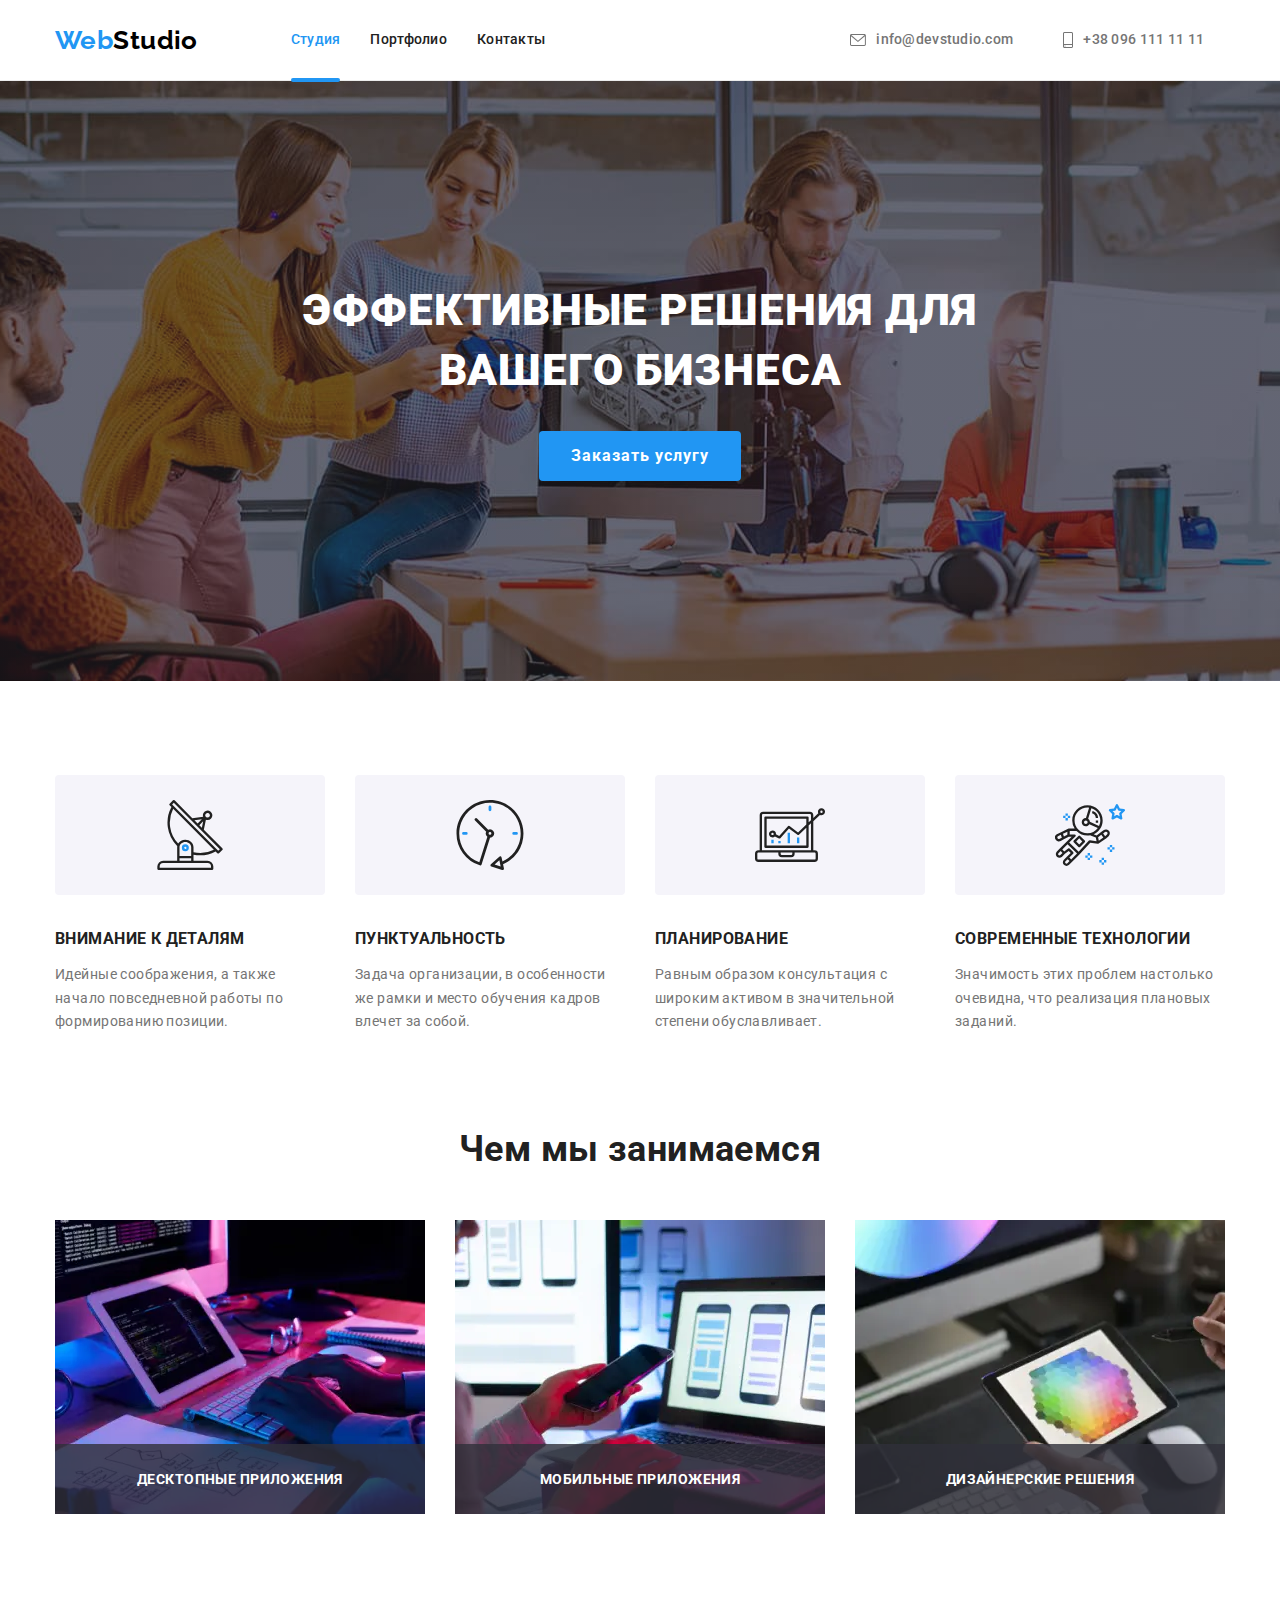
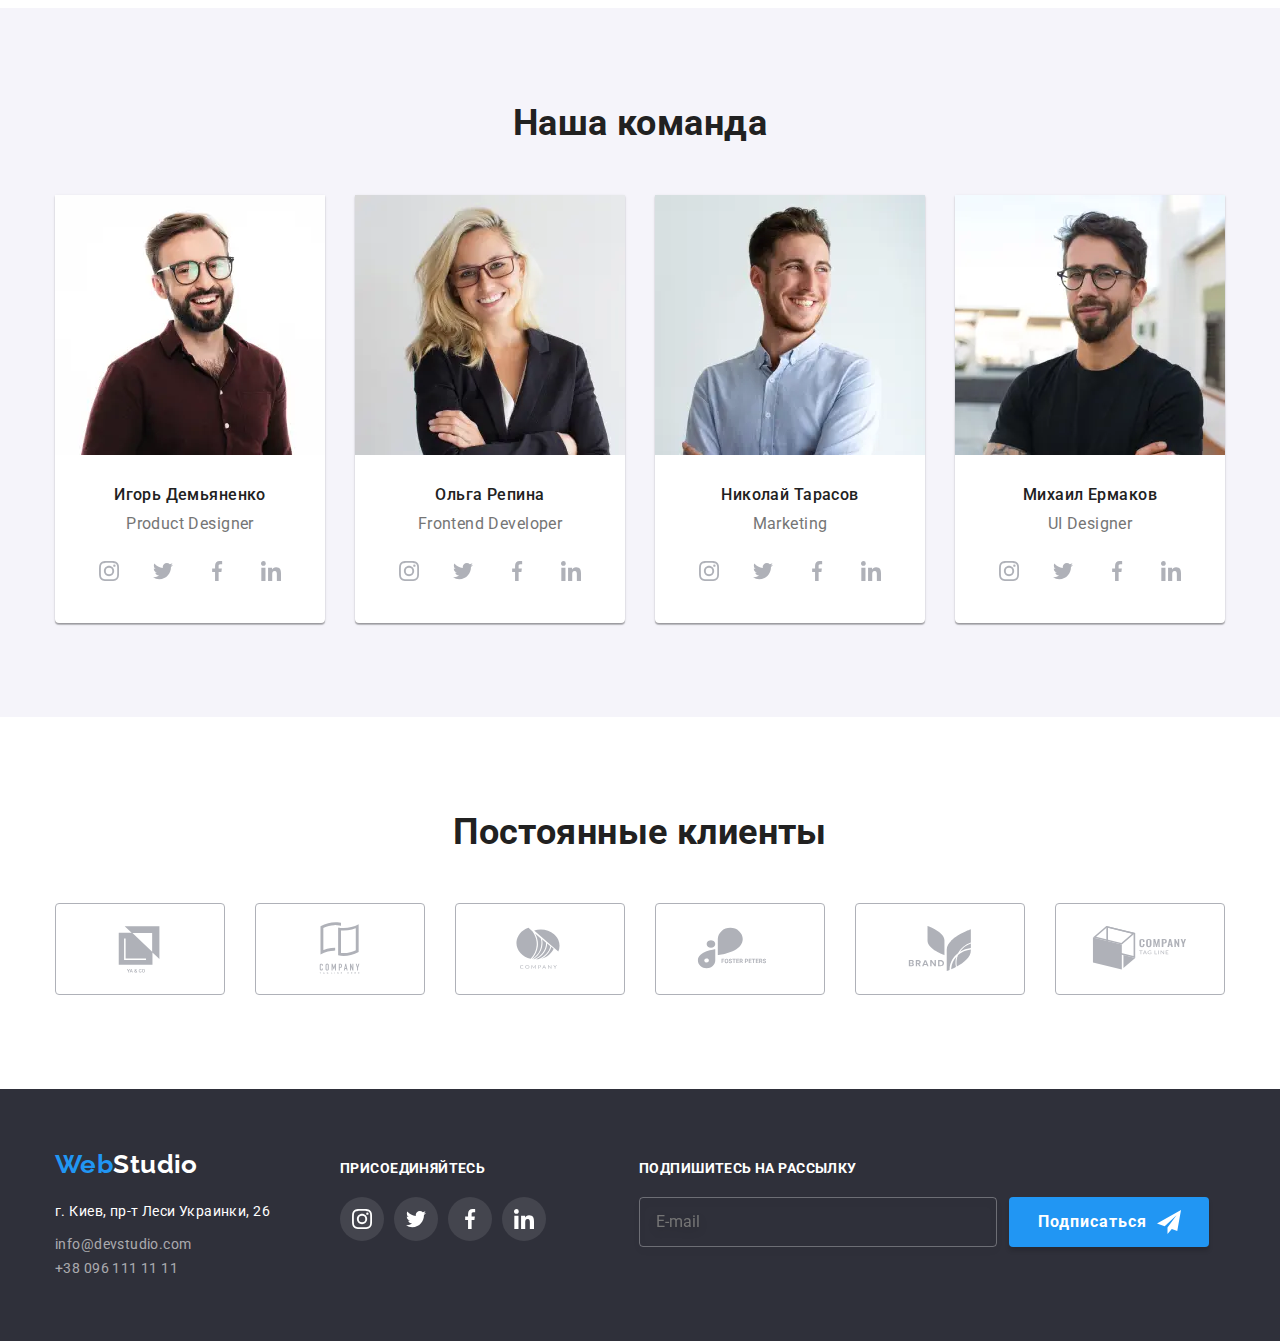
<file: index.html>
<!DOCTYPE html>
<html lang="ru">
  <head>
    <meta charset="UTF-8" />
    <meta http-equiv="X-UA-Compatible" content="IE=edge" />
    <meta name="viewport" content="width=device-width, initial-scale=1.0" />
    <meta
      name="description"
      content="Development of mobile, desktop applications and design."
    />
    <title>Студия</title>
    <link rel="preconnect" href="https://fonts.googleapis.com" />
    <link rel="preconnect" href="https://fonts.gstatic.com" crossorigin />
    <link rel="shurtcut icon" href="./images/ws.svg" />
    <link
      href="https://fonts.googleapis.com/css2?family=Raleway:wght@700&family=Roboto:wght@400;500;700;900&display=swap"
      rel="stylesheet"
    />
    <link rel="stylesheet" href="./css/main.min.css" />
  </head>
  <body>
    <header>
      <div class="container header">
        <nav class="navigation">
          <a class="link logo navigation__logo" href="./"
            >Web<span class="navigation__title navigation__title--color"
              >Studio</span
            ></a
          >
          <button
            class="navigation__btn js-open-menu"
            type="button"
            aria-label="Кнопка мобильного меню"
            aria-controls="mobile-menu"
          >
            <svg width="40" height="40">
              <use
                class="navigation__icon-menu"
                href="./images/icons.svg#m-menu"
              ></use>
            </svg>
          </button>
          <div class="mobile-menu js-menu-container" id="mobile-menu">
            <button
              class="navigation__btn js-close-menu"
              type="button"
              aria-label="Кнопка закрытия мобильного меню"
              aria-controls="mobile-menu"
            >
              <svg width="40" height="40">
                <use
                  class="navigation__icon-close"
                  href="./images/icons.svg#m-close"
                ></use>
              </svg>
            </button>
            <ul class="list navigation__pages">
              <li>
                <a
                  class="link navigation__page navigation__page--active"
                  href="./"
                  >Студия</a
                >
              </li>
              <li>
                <a class="link navigation__page" href="./portfolio.html"
                  >Портфолио</a
                >
              </li>
              <li><a class="link navigation__page" href="">Контакты</a></li>
            </ul>

            <ul class="list contacts">
              <li>
                <a class="link contacts__link" href="mailto:info@devstudio.com">
                  <svg class="contacts__ico-envelope" width="16" height="12">
                    <use href="./images/icons.svg#envelope"></use>
                  </svg>
                  info@devstudio.com</a
                >
              </li>
              <li>
                <a
                  class="link contacts__link contacts__link--format"
                  href="tel:+380961111111"
                  ><svg class="contacts__ico-smartphone" width="10" height="16">
                    <use href="./images/icons.svg#smartphone"></use></svg
                  >+38 096 111 11 11</a
                >
              </li>
            </ul>
            <ul class="list social-menu">
              <li>
                <a class="link social-menu__link" href=""></a>Instagram<span
                  class="social-menu__divide"
                >
                  |
                </span>
              </li>
              <li>
                <a class="link social-menu__link" href=""></a>Twitter<span
                  class="social-menu__divide"
                >
                  |
                </span>
              </li>
              <li>
                <a class="link social-menu__link" href=""></a>Facebook<span
                  class="social-menu__divide"
                  >|</span
                >
              </li>
              <li><a class="link social-menu__link" href=""></a>LinkedIn</li>
            </ul>
          </div>
        </nav>
      </div>
    </header>
    <main>
      <!-- Герой -->
      <section class="hero">
        <div class="container">
          <h1 class="hero__title">Эффективные решения для вашего бизнеса</h1>
          <button class="btn hero__btn" type="button" data-modal-open>
            Заказать услугу
          </button>
        </div>
      </section>
      <!-- Особенности -->
      <section class="container section">
        <h2 class="section__title visually-hidden">Особенности</h2>
        <ul class="list specialty">
          <li class="specialty__item">
            <div class="specialty__thumb">
              <svg class="specialty__icon" width="70" height="70">
                <use href="./images/icons.svg#antenna"></use>
              </svg>
            </div>
            <h3 class="specialty__title">Внимание к деталям</h3>
            <p>
              Идейные соображения, а также начало повседневной работы по
              формированию позиции.
            </p>
          </li>
          <li class="specialty__item">
            <div class="specialty__thumb">
              <svg class="specialty__icon" width="70" height="70">
                <use href="./images/icons.svg#clock"></use>
              </svg>
            </div>
            <h3 class="specialty__title">Пунктуальность</h3>
            <p>
              Задача организации, в особенности же рамки и место обучения кадров
              влечет за собой.
            </p>
          </li>
          <li class="specialty__item">
            <div class="specialty__thumb">
              <svg class="specialty__icon" width="70" height="70">
                <use href="./images/icons.svg#diagram"></use>
              </svg>
            </div>
            <h3 class="specialty__title">Планирование</h3>
            <p>
              Равным образом консультация с широким активом в значительной
              степени обуславливает.
            </p>
          </li>
          <li class="specialty__item">
            <div class="specialty__thumb">
              <svg class="specialty__icon" width="70" height="70">
                <use href="./images/icons.svg#astronaut"></use>
              </svg>
            </div>
            <h3 class="specialty__title">Современные технологии</h3>
            <p>
              Значимость этих проблем настолько очевидна, что реализация
              плановых заданий.
            </p>
          </li>
        </ul>
      </section>
      <!-- Чем мы занимаемся -->
      <section class="container section work work-display">
        <h2 class="section__title">Чем мы занимаемся</h2>
        <ul class="list work__list work-box">
          <li class="work-box__item">
            <!-- <img
              srcset="
                ./images/box-1@1x-1200.jpg 1x,
                ./images/box-1@2x-1200.jpg 2x
              "
              src="./images/box1.jpg"
              alt="Дизайнерские решения"
              width="370"
              height="294"
            /> -->
            <picture>
              <source
                srcset="
                  ./images/box-1@1x-1200.webp 1x,
                  ./images/box-1@2x-1200.webp 2x
                "
                type="image/webp"
                media="(min-width: 1200px)" />
              <source
                srcset="
                  ./images/box-1@1x-1200.jpg 1x,
                  ./images/box-1@2x-1200.jpg 2x
                "
                media="(min-width: 1200px)" />

              <img
                class="work-box__img"
                src="./images/box1.jpg"
                alt="Десктопные приложения"
                width="370"
                height="294"
            /></picture>
            <div class="work-box__blok">
              <p class="work-box__text">Десктопные приложения</p>
            </div>
          </li>
          <li class="work-box__item">
            <!-- <img
              srcset="
                ./images/box-2@1x-1200.jpg 1x,
                ./images/box-2@2x-1200.jpg 2x
              "
              src="./images/box2.jpg"
              alt="Дизайнерские решения"
              width="370"
              height="294"
            /> -->
            <picture>
              <source
                srcset="
                  ./images/box-2@1x-1200.webp 1x,
                  ./images/box-2@2x-1200.webp 2x
                "
                type="image/webp"
                media="(min-width: 1200px)" />
              <source
                srcset="
                  ./images/box-2@1x-1200.jpg 1x,
                  ./images/box-2@2x-1200.jpg 2x
                "
                media="(min-width: 1200px)" />

              <img
                class="work-box__img"
                src="./images/box2.jpg"
                alt="Мобильные приложения"
                width="370"
                height="294"
            /></picture>
            <div class="work-box__blok">
              <p class="work-box__text">Мобильные приложения</p>
            </div>
          </li>
          <li class="work-box__item">
            <!-- <img
              srcset="
                ./images/box-3@1x-1200.jpg 1x,
                ./images/box-3@2x-1200.jpg 2x
              "
              src="./images/box3.jpg"
              alt="Дизайнерские решения"
              width="370"
              height="294"
            /> -->
            <picture>
              <source
                srcset="
                  ./images/box-3@1x-1200.webp 1x,
                  ./images/box-3@2x-1200.webp 2x
                "
                type="image/webp"
                media="(min-width: 1200px)" />
              <source
                srcset="
                  ./images/box-3@1x-1200.jpg 1x,
                  ./images/box-3@2x-1200.jpg 2x
                "
                media="(min-width: 1200px)" />

              <img
                class="work-box__img"
                src="./images/box3.jpg"
                alt="Дизайнерские решения"
                width="370"
                height="294"
            /></picture>
            <div class="work-box__blok">
              <p class="work-box__text">Дизайнерские решения</p>
            </div>
          </li>
        </ul>
      </section>
      <!-- Наша команда -->
      <section class="section-command section">
        <div class="container">
          <h2 class="section__title">Наша команда</h2>
          <ul class="list mans">
            <li class="mans__item">
              <picture>
                <source
                  srcset="
                    ./images/man-1@1x-480.webp 1x,
                    ./images/man-1@2x-480.webp 2x
                  "
                  type="image/webp"
                  media="(max-width: 767px)" />
                <source
                  srcset="
                    ./images/man-1@1x-768.webp 1x,
                    ./images/man-1@2x-768.webp 2x
                  "
                  type="image/webp"
                  media="(max-width: 1199px)" />
                <source
                  srcset="
                    ./images/man-1@1x-1200.webp 1x,
                    ./images/man-1@2x-1200.webp 2x
                  "
                  type="image/webp"
                  media="(min-width: 1200px)" />

                <source
                  srcset="
                    ./images/man-1@1x-480.jpg 1x,
                    ./images/man-1@2x-480.jpg 2x
                  "
                  media="(max-width: 767px)" />
                <source
                  srcset="
                    ./images/man-1@1x-768.jpg 1x,
                    ./images/man-1@2x-768.jpg 2x
                  "
                  media="(max-width: 1199px)" />
                <source
                  srcset="
                    ./images/man-1@1x-1200.jpg 1x,
                    ./images/man-1@2x-1200.jpg 2x
                  "
                  media="(min-width: 1200px)" />

                <img
                  class="mans__img"
                  src="./images/man1.jpg"
                  alt="Игорь Демьяненко"
                  width="270"
                  height="260"
              /></picture>

              <div class="man-card">
                <h3 class="man-card__name">Игорь Демьяненко</h3>
                <p class="man-card__profession" lang="en">Product Designer</p>
                <ul class="list man-card__list">
                  <li>
                    <a
                      class="link-social man-card__link"
                      href=""
                      aria-label="instagram"
                      ><svg class="icon-social" width="20" height="20">
                        <use href="./images/icons.svg#instagram"></use></svg
                    ></a>
                  </li>
                  <li>
                    <a
                      class="link-social man-card__link"
                      href=""
                      aria-label="twitter"
                      ><svg class="icon-social" width="20" height="20">
                        <use href="./images/icons.svg#twitter"></use></svg
                    ></a>
                  </li>
                  <li>
                    <a
                      class="link-social man-card__link"
                      href=""
                      aria-label="facebook"
                      ><svg class="icon-social" width="20" height="20">
                        <use href="./images/icons.svg#facebook"></use></svg
                    ></a>
                  </li>
                  <li>
                    <a
                      class="link-social man-card__link"
                      href=""
                      aria-label="linkedin"
                      ><svg class="icon-social" width="20" height="20">
                        <use href="./images/icons.svg#linkedin"></use></svg
                    ></a>
                  </li>
                </ul>
              </div>
            </li>
            <li class="mans__item">
              <picture>
                <source
                  srcset="
                    ./images/man-2@1x-480.webp 1x,
                    ./images/man-2@2x-480.webp 2x
                  "
                  type="image/webp"
                  media="(max-width: 767px)" />
                <source
                  srcset="
                    ./images/man-2@1x-768.webp 1x,
                    ./images/man-2@2x-768.webp 2x
                  "
                  type="image/webp"
                  media="(max-width: 1199px)" />
                <source
                  srcset="
                    ./images/man-2@1x-1200.webp 1x,
                    ./images/man-2@2x-1200.webp 2x
                  "
                  type="image/webp"
                  media="(min-width: 1200px)" />

                <source
                  srcset="
                    ./images/man-2@1x-480.jpg 1x,
                    ./images/man-2@2x-480.jpg 2x
                  "
                  media="(max-width: 767px)" />
                <source
                  srcset="
                    ./images/man-2@1x-768.jpg 1x,
                    ./images/man-2@2x-768.jpg 2x
                  "
                  media="(max-width: 1199px)" />
                <source
                  srcset="
                    ./images/man-2@1x-1200.jpg 1x,
                    ./images/man-2@2x-1200.jpg 2x
                  "
                  media="(min-width: 1200px)" />

                <img
                  class="mans__img"
                  src="./images/man2.jpg"
                  alt="Ольга Репина"
                  width="270"
                  height="260"
              /></picture>
              <div class="man-card">
                <h3 class="man-card__name">Ольга Репина</h3>
                <p class="man-card__profession" lang="en">Frontend Developer</p>
                <ul class="list man-card__list">
                  <li>
                    <a
                      class="link-social man-card__link"
                      href=""
                      aria-label="instagram"
                      ><svg class="icon-social" width="20" height="20">
                        <use href="./images/icons.svg#instagram"></use></svg
                    ></a>
                  </li>
                  <li>
                    <a
                      class="link-social man-card__link"
                      href=""
                      aria-label="twitter"
                      ><svg class="icon-social" width="20" height="20">
                        <use href="./images/icons.svg#twitter"></use></svg
                    ></a>
                  </li>
                  <li>
                    <a
                      class="link-social man-card__link"
                      href=""
                      aria-label="facebook"
                      ><svg class="icon-social" width="20" height="20">
                        <use href="./images/icons.svg#facebook"></use></svg
                    ></a>
                  </li>
                  <li>
                    <a
                      class="link-social man-card__link"
                      href=""
                      aria-label="linkedin"
                      ><svg class="icon-social" width="20" height="20">
                        <use href="./images/icons.svg#linkedin"></use></svg
                    ></a>
                  </li>
                </ul>
              </div>
            </li>
            <li class="mans__item">
              <picture>
                <source
                  srcset="
                    ./images/man-3@1x-480.webp 1x,
                    ./images/man-3@2x-480.webp 2x
                  "
                  type="image/webp"
                  media="(max-width: 767px)" />
                <source
                  srcset="
                    ./images/man-3@1x-768.webp 1x,
                    ./images/man-3@2x-768.webp 2x
                  "
                  type="image/webp"
                  media="(max-width: 1199px)" />
                <source
                  srcset="
                    ./images/man-3@1x-1200.webp 1x,
                    ./images/man-3@2x-1200.webp 2x
                  "
                  type="image/webp"
                  media="(min-width: 1200px)" />

                <source
                  srcset="
                    ./images/man-3@1x-480.jpg 1x,
                    ./images/man-3@2x-480.jpg 2x
                  "
                  media="(max-width: 767px)" />
                <source
                  srcset="
                    ./images/man-3@1x-768.jpg 1x,
                    ./images/man-3@2x-768.jpg 2x
                  "
                  media="(max-width: 1199px)" />
                <source
                  srcset="
                    ./images/man-3@1x-1200.jpg 1x,
                    ./images/man-3@2x-1200.jpg 2x
                  "
                  media="(min-width: 1200px)" />

                <img
                  class="mans__img"
                  src="./images/man3.jpg"
                  alt="Николай Тарасов"
                  width="270"
                  height="260"
              /></picture>
              <div class="man-card">
                <h3 class="man-card__name">Николай Тарасов</h3>
                <p class="man-card__profession" lang="en">Marketing</p>
                <ul class="list man-card__list">
                  <li>
                    <a
                      class="link-social man-card__link"
                      href=""
                      aria-label="instagram"
                      ><svg class="icon-social" width="20" height="20">
                        <use href="./images/icons.svg#instagram"></use></svg
                    ></a>
                  </li>
                  <li>
                    <a
                      class="link-social man-card__link"
                      href=""
                      aria-label="twitter"
                      ><svg class="icon-social" width="20" height="20">
                        <use href="./images/icons.svg#twitter"></use></svg
                    ></a>
                  </li>
                  <li>
                    <a
                      class="link-social man-card__link"
                      href=""
                      aria-label="facebook"
                      ><svg class="icon-social" width="20" height="20">
                        <use href="./images/icons.svg#facebook"></use></svg
                    ></a>
                  </li>
                  <li>
                    <a
                      class="link-social man-card__link"
                      href=""
                      aria-label="linkedin"
                      ><svg class="icon-social" width="20" height="20">
                        <use href="./images/icons.svg#linkedin"></use></svg
                    ></a>
                  </li>
                </ul>
              </div>
            </li>
            <li class="mans__item">
              <picture>
                <source
                  srcset="
                    ./images/man-4@1x-480.webp 1x,
                    ./images/man-4@2x-480.webp 2x
                  "
                  type="image/webp"
                  media="(max-width: 767px)" />
                <source
                  srcset="
                    ./images/man-4@1x-768.webp 1x,
                    ./images/man-4@2x-768.webp 2x
                  "
                  type="image/webp"
                  media="(max-width: 1199px)" />
                <source
                  srcset="
                    ./images/man-4@1x-1200.webp 1x,
                    ./images/man-4@2x-1200.webp 2x
                  "
                  type="image/webp"
                  media="(min-width: 1200px)" />

                <source
                  srcset="
                    ./images/man-4@1x-480.jpg 1x,
                    ./images/man-4@2x-480.jpg 2x
                  "
                  media="(max-width: 767px)" />
                <source
                  srcset="
                    ./images/man-4@1x-768.jpg 1x,
                    ./images/man-4@2x-768.jpg 2x
                  "
                  media="(max-width: 1199px)" />
                <source
                  srcset="
                    ./images/man-4@1x-1200.jpg 1x,
                    ./images/man-4@2x-1200.jpg 2x
                  "
                  media="(min-width: 1200px)" />

                <img
                  class="mans__img"
                  src="./images/man4.jpg"
                  alt="Игорь Демьяненко"
                  width="270"
                  height="260"
              /></picture>
              <div class="man-card">
                <h3 class="man-card__name">Михаил Ермаков</h3>
                <p class="man-card__profession" lang="en">UI Designer</p>
                <ul class="list man-card__list">
                  <li>
                    <a
                      class="link-social man-card__link"
                      href=""
                      aria-label="instagram"
                      ><svg class="icon-social" width="20" height="20">
                        <use href="./images/icons.svg#instagram"></use></svg
                    ></a>
                  </li>
                  <li>
                    <a
                      class="link-social man-card__link"
                      href=""
                      aria-label="twitter"
                      ><svg class="icon-social" width="20" height="20">
                        <use href="./images/icons.svg#twitter"></use></svg
                    ></a>
                  </li>
                  <li>
                    <a
                      class="link-social man-card__link"
                      href=""
                      aria-label="facebook"
                      ><svg class="icon-social" width="20" height="20">
                        <use href="./images/icons.svg#facebook"></use></svg
                    ></a>
                  </li>
                  <li>
                    <a
                      class="link-social man-card__link"
                      href=""
                      aria-label="linkedin"
                      ><svg class="icon-social" width="20" height="20">
                        <use href="./images/icons.svg#linkedin"></use></svg
                    ></a>
                  </li>
                </ul>
              </div>
            </li>
          </ul>
        </div>
      </section>
      <section class="container section">
        <h2 class="section__title">Постоянные клиенты</h2>
        <ul class="list client">
          <li class="client__item">
            <a class="client__link" href="" aria-label="company"
              ><svg class="client__icon" width="106" height="60">
                <use href="./images/icons.svg#logo1"></use></svg
            ></a>
          </li>
          <li class="client__item">
            <a class="client__link" href="" aria-label="company"
              ><svg class="client__icon" width="106" height="60">
                <use href="./images/icons.svg#logo2"></use></svg
            ></a>
          </li>
          <li class="client__item">
            <a class="client__link" href="" aria-label="company"
              ><svg class="client__icon" width="106" height="60">
                <use href="./images/icons.svg#logo3"></use></svg
            ></a>
          </li>
          <li class="client__item">
            <a class="client__link" href="" aria-label="company"
              ><svg class="client__icon" width="106" height="60">
                <use href="./images/icons.svg#logo4"></use></svg
            ></a>
          </li>
          <li class="client__item">
            <a class="client__link" href="" aria-label="company"
              ><svg class="client__icon" width="106" height="60">
                <use href="./images/icons.svg#logo5"></use></svg
            ></a>
          </li>
          <li class="client__item">
            <a class="client__link" href="" aria-label="company"
              ><svg class="client__icon" width="106" height="60">
                <use href="./images/icons.svg#logo6"></use></svg
            ></a>
          </li>
        </ul>
      </section>
    </main>
    <footer>
      <div class="container section-footer">
        <!-- adress -->
        <div class="tablet-section">
          <div class="blok-adress">
            <a class="link logo blok-adress__logo" href="./"
              >Web<span class="blok-adress__text">Studio</span></a
            >
            <address>г. Киев, пр-т Леси Украинки, 26</address>
            <ul class="list blok-adress__list">
              <li>
                <a
                  class="link blok-adress__contact"
                  href="mailto:info@devstudio.com"
                  >info@devstudio.com</a
                >
              </li>
              <li>
                <a class="link blok-adress__contact" href="tel:+380961111111"
                  >+38 096 111 11 11</a
                >
              </li>
            </ul>
          </div>
          <!-- join -->
          <div class="blok-join">
            <b class="footer-title">присоединяйтесь</b>
            <ul class="list blok-join__list">
              <li>
                <a
                  class="link-social blok-join__link"
                  href=""
                  aria-label="instagram"
                  ><svg class="icon-social" width="20" height="20">
                    <use href="./images/icons.svg#instagram"></use></svg
                ></a>
              </li>
              <li>
                <a
                  class="link-social blok-join__link"
                  href=""
                  aria-label="twitter"
                  ><svg class="icon-social" width="20" height="20">
                    <use href="./images/icons.svg#twitter"></use></svg
                ></a>
              </li>
              <li>
                <a
                  class="link-social blok-join__link"
                  href=""
                  aria-label="facebook"
                  ><svg class="icon-social" width="20" height="20">
                    <use href="./images/icons.svg#facebook"></use></svg
                ></a>
              </li>
              <li>
                <a
                  class="link-social blok-join__link"
                  href=""
                  aria-label="linkedin"
                  ><svg class="icon-social" width="20" height="20">
                    <use href="./images/icons.svg#linkedin"></use></svg
                ></a>
              </li>
            </ul>
          </div>
        </div>
        <!-- Subscribe -->
        <div class="blok-subscribe">
          <b class="footer-title">Подпишитесь на рассылку</b>

          <form class="blok-subscribe__field">
            <label for="email">
              <input
                class="blok-subscribe__mail"
                type="email"
                name="email"
                id="email"
                placeholder="E-mail"
              />
            </label>

            <button class="blok-subscribe__btn" type="submit">
              Подписаться<svg
                class="blok-subscribe__ico"
                width="24"
                height="24"
              >
                <use href="./images/icons.svg#send"></use>
              </svg>
            </button>
          </form>
        </div>
      </div>
    </footer>
    <!-- Модальное окно -->
    <div class="backdrop is-hidden" data-modal>
      <div class="modal">
        <button class="modal__btn-close" type="button" data-modal-close>
          <svg class="modal__icon" width="18" height="18">
            <use href="./images/icons.svg#close"></use>
          </svg>
        </button>
        <p class="modal__title">Оставьте свои данные, мы вам перезвоним</p>
        <div class="contacts">
          <form>
            <div class="contacts__form">
              <label class="contacts__label" for="username"> Имя</label
              ><input
                class="contacts__input"
                type="text"
                name="username"
                id="username"
              /><svg class="contacts__icon" width="18" height="18">
                <use href="./images/icons.svg#person"></use>
              </svg>
            </div>
            <div class="contacts__form">
              <label class="contacts__label" for="tel">Телефон</label>
              <input class="contacts__input" type="tel" name="tel" id="tel" />
              <svg class="contacts__icon" width="18" height="18">
                <use href="./images/icons.svg#phone"></use>
              </svg>
            </div>
            <div class="contacts__form">
              <label class="contacts__label" for="mail">Почта</label>
              <input
                class="contacts__input"
                type="email"
                name="email"
                id="mail"
              />
              <svg class="contacts__icon" width="18" height="18">
                <use href="./images/icons.svg#email"></use>
              </svg>
            </div>
            <label class="contacts__label" for="coment">Комментарий</label>
            <textarea
              class="contacts__textarea"
              name="coment"
              id="coment"
              placeholder="Введите текст"
            ></textarea>
            <!-- checkbox -->

            <label class="contacts__text" for="checkbox">
              <input
                class="visually-hidden contacts__checkbox"
                name="checkbox"
                type="checkbox"
                id="checkbox"
              /><span class="contacts__checkbox-ico"></span>Соглашаюсь с
              рассылкой и принимаю
              <a
                class="contacts__text-link"
                href=""
                target="_blank"
                rel="noopener noreferrer"
                >Условия договора</a
              >
            </label>

            <button class="contacts__btn" type="submit">Отправить</button>
          </form>
        </div>
      </div>
    </div>
    <!-- js для модального окна -->
    <script src="./js/modal.js"></script>
    <script src="./js/mobile-menu.js"></script>
  </body>
</html>
</file>
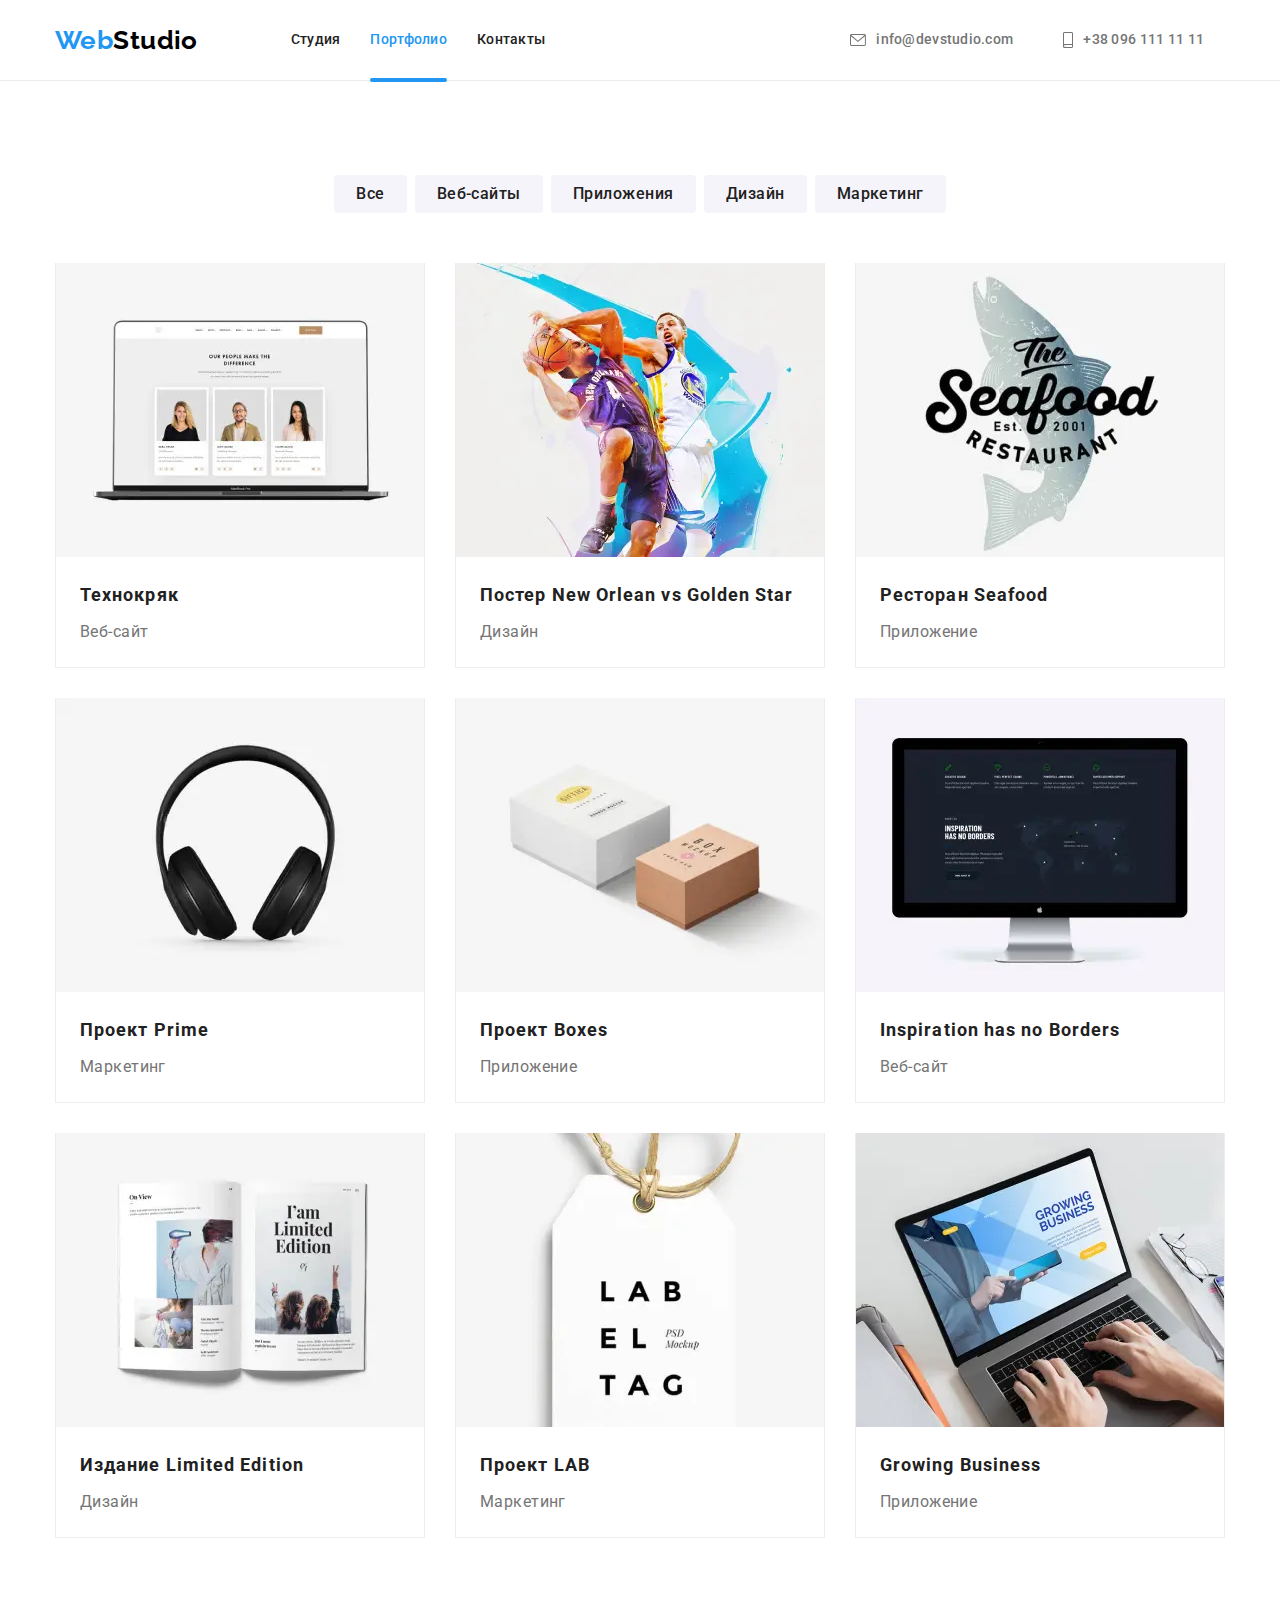
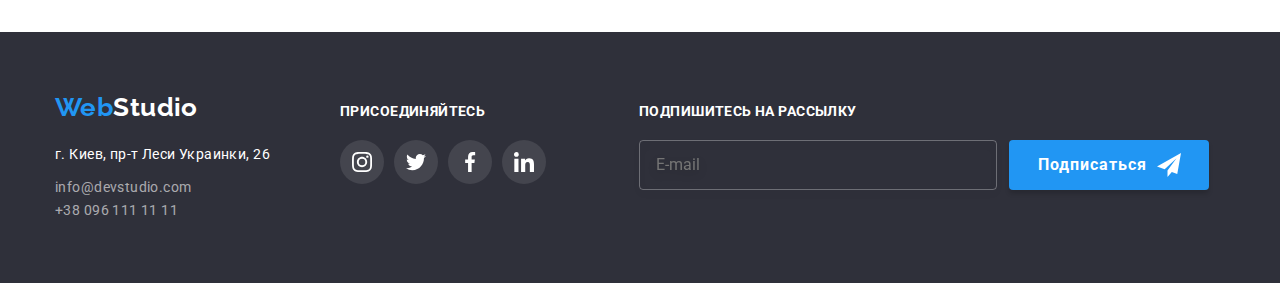
<file: portfolio.html>
<!DOCTYPE html>
<html lang="ru">
  <head>
    <meta charset="UTF-8" />
    <meta http-equiv="X-UA-Compatible" content="IE=edge" />
    <meta name="viewport" content="width=device-width, initial-scale=1.0" />
    <meta
      name="description"
      content="Development of mobile, desktop applications and design."
    />
    <title>Портфолио</title>
    <link rel="preconnect" href="https://fonts.googleapis.com" />
    <link rel="preconnect" href="https://fonts.gstatic.com" crossorigin />
    <link rel="shurtcut icon" href="./images/ws.svg" />
    <link
      href="https://fonts.googleapis.com/css2?family=Raleway:wght@700&family=Roboto:wght@400;500;700;900&display=swap"
      rel="stylesheet"
    />
    <link rel="stylesheet" href="./css/main.min.css" />
  </head>
  <body>
    <header>
      <div class="container header">
        <nav class="navigation">
          <a class="link logo navigation__logo" href="./"
            >Web<span class="navigation__title navigation__title--color"
              >Studio</span
            ></a
          >
          <button class="navigation__btn js-open-menu" type="button">
            <svg width="40" height="40">
              <use
                class="navigation__icon-menu"
                href="./images/icons.svg#m-menu"
              ></use>
            </svg>
          </button>
          <div class="mobile-menu js-menu-container">
            <button class="navigation__btn js-close-menu" type="button">
              <svg width="40" height="40">
                <use
                  class="navigation__icon-close"
                  href="./images/icons.svg#m-close"
                ></use>
              </svg>
            </button>
            <ul class="list navigation__pages">
              <li>
                <a class="link navigation__page" href="./">Студия</a>
              </li>
              <li>
                <a
                  class="link navigation__page navigation__page--active"
                  href="./portfolio.html"
                  >Портфолио</a
                >
              </li>
              <li><a class="link navigation__page" href="">Контакты</a></li>
            </ul>

            <ul class="list contacts">
              <li>
                <a class="link contacts__link" href="mailto:info@devstudio.com">
                  <svg class="contacts__ico-envelope" width="16" height="12">
                    <use href="./images/icons.svg#envelope"></use>
                  </svg>
                  info@devstudio.com</a
                >
              </li>
              <li>
                <a
                  class="link contacts__link contacts__link--format"
                  href="tel:+380961111111"
                  ><svg class="contacts__ico-smartphone" width="10" height="16">
                    <use href="./images/icons.svg#smartphone"></use></svg
                  >+38 096 111 11 11</a
                >
              </li>
            </ul>
            <ul class="list social-menu">
              <li>
                <a class="link social-menu__link" href=""></a>Instagram<span
                  class="social-menu__divide"
                >
                  |
                </span>
              </li>
              <li>
                <a class="link social-menu__link" href=""></a>Twitter<span
                  class="social-menu__divide"
                >
                  |
                </span>
              </li>
              <li>
                <a class="link social-menu__link" href=""></a>Facebook<span
                  class="social-menu__divide"
                  >|</span
                >
              </li>
              <li><a class="link social-menu__link" href=""></a>LinkedIn</li>
            </ul>
          </div>
        </nav>
      </div>
    </header>
    <main>
      <section class="container section">
        <h1 class="section__title visually-hidden">Портфолио</h1>
        <!-- Фильтр навигации -->
        <ul class="list filter">
          <li><button class="btn filter__btn" type="button">Все</button></li>
          <li>
            <button class="btn filter__btn" type="button">Веб-сайты</button>
          </li>
          <li>
            <button class="btn filter__btn" type="button">Приложения</button>
          </li>
          <li><button class="btn filter__btn" type="button">Дизайн</button></li>
          <li>
            <button class="btn filter__btn" type="button">Маркетинг</button>
          </li>
        </ul>
        <!-- Проекты портфолио -->
        <ul class="list projects">
          <li class="projects__element">
            <a class="link projects__link" href=""
              ><div class="thumb">
                <picture>
                  <source
                    srcset="
                      ./images/project-1@1x-480.webp 1x,
                      ./images/project-1@2x-480.webp 2x
                    "
                    type="image/webp"
                    media="(max-width: 767px)" />
                  <source
                    srcset="
                      ./images/project-1@1x-768.webp 1x,
                      ./images/project-1@2x-768.webp 2x
                    "
                    type="image/webp"
                    media="(max-width: 1199px)" />
                  <source
                    srcset="
                      ./images/project-1@1x-1200.webp 1x,
                      ./images/project-1@2x-1200.webp 2x
                    "
                    type="image/webp"
                    media="(min-width: 1200px)" />

                  <source
                    srcset="
                      ./images/project-1@1x-480.jpg 1x,
                      ./images/project-1@2x-480.jpg 2x
                    "
                    media="(max-width: 767px)" />
                  <source
                    srcset="
                      ./images/project-1@1x-768.jpg 1x,
                      ./images/project-1@2x-768.jpg 2x
                    "
                    media="(max-width: 1199px)" />
                  <source
                    srcset="
                      ./images/project-1@1x-1200.jpg 1x,
                      ./images/project-1@2x-1200.jpg 2x
                    "
                    media="(min-width: 1200px)" />

                  <img
                    class="thumb__img"
                    src="./images/project1.jpg"
                    alt="Технокряк"
                    width="370"
                    height="294"
                /></picture>

                <div class="overlay">
                  <p class="overlay__text">
                    Технокряк это современная площадка распространения
                    коронавируса. Компании используют эту платформу для
                    цифрового шпионажа и атак на защищённые сервера конкурентов.
                  </p>
                </div>
              </div>
              <div class="projects__content">
                <h3 class="projects__name">Технокряк</h3>
                <p class="projects__type">Веб-сайт</p>
              </div></a
            >
          </li>
          <li class="projects__element">
            <a class="link projects__link" href=""
              ><div class="thumb">
                <picture>
                  <source
                    srcset="
                      ./images/project-2@1x-480.webp 1x,
                      ./images/project-2@2x-480.webp 2x
                    "
                    type="image/webp"
                    media="(max-width: 767px)" />
                  <source
                    srcset="
                      ./images/project-2@1x-768.webp 1x,
                      ./images/project-2@2x-768.webp 2x
                    "
                    type="image/webp"
                    media="(max-width: 1199px)" />
                  <source
                    srcset="
                      ./images/project-2@1x-1200.webp 1x,
                      ./images/project-2@2x-1200.webp 2x
                    "
                    type="image/webp"
                    media="(min-width: 1200px)" />

                  <source
                    srcset="
                      ./images/project-2@1x-480.jpg 1x,
                      ./images/project-2@2x-480.jpg 2x
                    "
                    media="(max-width: 767px)" />
                  <source
                    srcset="
                      ./images/project-2@1x-768.jpg 1x,
                      ./images/project-2@2x-768.jpg 2x
                    "
                    media="(max-width: 1199px)" />
                  <source
                    srcset="
                      ./images/project-2@1x-1200.jpg 1x,
                      ./images/project-2@2x-1200.jpg 2x
                    "
                    media="(min-width: 1200px)" />

                  <img
                    class="thumb__img"
                    src="./images/project2.jpg"
                    alt="New Orlean vs Golden Star"
                    width="370"
                    height="294"
                /></picture>
                <!-- <img
                  class="thumb__img"
                  src="./images/project2.jpg"
                  alt="New Orlean vs Golden Star"
                /> -->
                <div class="overlay">
                  <p class="overlay__text">
                    Технокряк это современная площадка распространения
                    коронавируса. Компании используют эту платформу для
                    цифрового шпионажа и атак на защищённые сервера конкурентов.
                  </p>
                </div>
              </div>
              <div class="projects__content">
                <h3 class="projects__name">
                  Постер <span lang="en">New Orlean vs Golden Star</span>
                </h3>
                <p class="projects__type">Дизайн</p>
              </div></a
            >
          </li>
          <li class="projects__element">
            <a class="link projects__link" href=""
              ><div class="thumb">
                <picture>
                  <source
                    srcset="
                      ./images/project-3@1x-480.webp 1x,
                      ./images/project-3@2x-480.webp 2x
                    "
                    type="image/webp"
                    media="(max-width: 767px)" />
                  <source
                    srcset="
                      ./images/project-3@1x-768.webp 1x,
                      ./images/project-3@2x-768.webp 2x
                    "
                    type="image/webp"
                    media="(max-width: 1199px)" />
                  <source
                    srcset="
                      ./images/project-3@1x-1200.webp 1x,
                      ./images/project-3@2x-1200.webp 2x
                    "
                    type="image/webp"
                    media="(min-width: 1200px)" />

                  <source
                    srcset="
                      ./images/project-3@1x-480.jpg 1x,
                      ./images/project-3@2x-480.jpg 2x
                    "
                    media="(max-width: 767px)" />
                  <source
                    srcset="
                      ./images/project-3@1x-768.jpg 1x,
                      ./images/project-3@2x-768.jpg 2x
                    "
                    media="(max-width: 1199px)" />
                  <source
                    srcset="
                      ./images/project-3@1x-1200.jpg 1x,
                      ./images/project-3@2x-1200.jpg 2x
                    "
                    media="(min-width: 1200px)" />

                  <img
                    class="thumb__img"
                    src="./images/project3.jpg"
                    alt="Ресторан Seafood"
                    width="370"
                    height="294"
                /></picture>
                <!-- <img
                  class="thumb__img"
                  src="./images/project3.jpg"
                  alt="Ресторан Seafood"
                /> -->
                <div class="overlay">
                  <p class="overlay__text">
                    Технокряк это современная площадка распространения
                    коронавируса. Компании используют эту платформу для
                    цифрового шпионажа и атак на защищённые сервера конкурентов.
                  </p>
                </div>
              </div>
              <div class="projects__content">
                <h3 class="projects__name">
                  Ресторан <span lang="en">Seafood</span>
                </h3>
                <p class="projects__type">Приложение</p>
              </div></a
            >
          </li>
          <li class="projects__element">
            <a class="link projects__link" href=""
              ><div class="thumb">
                <picture>
                  <source
                    srcset="
                      ./images/project-4@1x-480.webp 1x,
                      ./images/project-4@2x-480.webp 2x
                    "
                    type="image/webp"
                    media="(max-width: 767px)" />
                  <source
                    srcset="
                      ./images/project-4@1x-768.webp 1x,
                      ./images/project-4@2x-768.webp 2x
                    "
                    type="image/webp"
                    media="(max-width: 1199px)" />
                  <source
                    srcset="
                      ./images/project-4@1x-1200.webp 1x,
                      ./images/project-4@2x-1200.webp 2x
                    "
                    type="image/webp"
                    media="(min-width: 1200px)" />

                  <source
                    srcset="
                      ./images/project-4@1x-480.jpg 1x,
                      ./images/project-4@2x-480.jpg 2x
                    "
                    media="(max-width: 767px)" />
                  <source
                    srcset="
                      ./images/project-4@1x-768.jpg 1x,
                      ./images/project-4@2x-768.jpg 2x
                    "
                    media="(max-width: 1199px)" />
                  <source
                    srcset="
                      ./images/project-4@1x-1200.jpg 1x,
                      ./images/project-4@2x-1200.jpg 2x
                    "
                    media="(min-width: 1200px)" />

                  <img
                    class="thumb__img"
                    src="./images/project4.jpg"
                    alt="Проект Prime"
                    width="370"
                    height="294"
                /></picture>
                <!-- <img
                  class="thumb__img"
                  src="./images/project4.jpg"
                  alt="Проект Prime"
                /> -->
                <div class="overlay">
                  <p class="overlay__text">
                    Технокряк это современная площадка распространения
                    коронавируса. Компании используют эту платформу для
                    цифрового шпионажа и атак на защищённые сервера конкурентов.
                  </p>
                </div>
              </div>
              <div class="projects__content">
                <h3 class="projects__name">
                  Проект <span lang="en">Prime</span>
                </h3>
                <p class="projects__type">Маркетинг</p>
              </div></a
            >
          </li>
          <li class="projects__element">
            <a class="link projects__link" href=""
              ><div class="thumb">
                <picture>
                  <source
                    srcset="
                      ./images/project-5@1x-480.webp 1x,
                      ./images/project-5@2x-480.webp 2x
                    "
                    type="image/webp"
                    media="(max-width: 767px)" />
                  <source
                    srcset="
                      ./images/project-5@1x-768.webp 1x,
                      ./images/project-5@2x-768.webp 2x
                    "
                    type="image/webp"
                    media="(max-width: 1199px)" />
                  <source
                    srcset="
                      ./images/project-5@1x-1200.webp 1x,
                      ./images/project-5@2x-1200.webp 2x
                    "
                    type="image/webp"
                    media="(min-width: 1200px)" />

                  <source
                    srcset="
                      ./images/project-5@1x-480.jpg 1x,
                      ./images/project-5@2x-480.jpg 2x
                    "
                    media="(max-width: 767px)" />
                  <source
                    srcset="
                      ./images/project-5@1x-768.jpg 1x,
                      ./images/project-5@2x-768.jpg 2x
                    "
                    media="(max-width: 1199px)" />
                  <source
                    srcset="
                      ./images/project-5@1x-1200.jpg 1x,
                      ./images/project-5@2x-1200.jpg 2x
                    "
                    media="(min-width: 1200px)" />

                  <img
                    class="thumb__img"
                    src="./images/project5.jpg"
                    alt="Проект Boxes"
                    width="370"
                    height="294"
                /></picture>
                <!-- <img
                  class="thumb__img"
                  src="./images/project5.jpg"
                  alt="Проект Boxes"
                /> -->
                <div class="overlay">
                  <p class="overlay__text">
                    Технокряк это современная площадка распространения
                    коронавируса. Компании используют эту платформу для
                    цифрового шпионажа и атак на защищённые сервера конкурентов.
                  </p>
                </div>
              </div>
              <div class="projects__content">
                <h3 class="projects__name">
                  Проект <span lang="en">Boxes</span>
                </h3>
                <p class="projects__type">Приложение</p>
              </div></a
            >
          </li>
          <li class="projects__element">
            <a class="link projects__link" href=""
              ><div class="thumb">
                <picture>
                  <source
                    srcset="
                      ./images/project-6@1x-480.webp 1x,
                      ./images/project-6@2x-480.webp 2x
                    "
                    type="image/webp"
                    media="(max-width: 767px)" />
                  <source
                    srcset="
                      ./images/project-6@1x-768.webp 1x,
                      ./images/project-6@2x-768.webp 2x
                    "
                    type="image/webp"
                    media="(max-width: 1199px)" />
                  <source
                    srcset="
                      ./images/project-6@1x-1200.webp 1x,
                      ./images/project-6@2x-1200.webp 2x
                    "
                    type="image/webp"
                    media="(min-width: 1200px)" />

                  <source
                    srcset="
                      ./images/project-6@1x-480.jpg 1x,
                      ./images/project-6@2x-480.jpg 2x
                    "
                    media="(max-width: 767px)" />
                  <source
                    srcset="
                      ./images/project-6@1x-768.jpg 1x,
                      ./images/project-6@2x-768.jpg 2x
                    "
                    media="(max-width: 1199px)" />
                  <source
                    srcset="
                      ./images/project-6@1x-1200.jpg 1x,
                      ./images/project-6@2x-1200.jpg 2x
                    "
                    media="(min-width: 1200px)" />

                  <img
                    class="thumb__img"
                    src="./images/project6.jpg"
                    alt="Inspiration has no Borders"
                    width="370"
                    height="294"
                /></picture>
                <!-- <img
                  class="thumb__img"
                  src="./images/project6.jpg"
                  alt="Inspiration has no Borders"
                /> -->
                <div class="overlay">
                  <p class="overlay__text">
                    Технокряк это современная площадка распространения
                    коронавируса. Компании используют эту платформу для
                    цифрового шпионажа и атак на защищённые сервера конкурентов.
                  </p>
                </div>
              </div>
              <div class="projects__content">
                <h3 class="projects__name" lang="en">
                  Inspiration has no Borders
                </h3>
                <p class="projects__type">Веб-сайт</p>
              </div></a
            >
          </li>
          <li class="projects__element">
            <a class="link projects__link" href=""
              ><div class="thumb">
                <picture>
                  <source
                    srcset="
                      ./images/project-7@1x-480.webp 1x,
                      ./images/project-7@2x-480.webp 2x
                    "
                    type="image/webp"
                    media="(max-width: 767px)" />
                  <source
                    srcset="
                      ./images/project-7@1x-768.webp 1x,
                      ./images/project-7@2x-768.webp 2x
                    "
                    type="image/webp"
                    media="(max-width: 1199px)" />
                  <source
                    srcset="
                      ./images/project-7@1x-1200.webp 1x,
                      ./images/project-7@2x-1200.webp 2x
                    "
                    type="image/webp"
                    media="(min-width: 1200px)" />

                  <source
                    srcset="
                      ./images/project-7@1x-480.jpg 1x,
                      ./images/project-7@2x-480.jpg 2x
                    "
                    media="(max-width: 767px)" />
                  <source
                    srcset="
                      ./images/project-7@1x-768.jpg 1x,
                      ./images/project-7@2x-768.jpg 2x
                    "
                    media="(max-width: 1199px)" />
                  <source
                    srcset="
                      ./images/project-7@1x-1200.jpg 1x,
                      ./images/project-7@2x-1200.jpg 2x
                    "
                    media="(min-width: 1200px)" />

                  <img
                    class="thumb__img"
                    src="./images/project7.jpg"
                    alt="Издание Limited Edition"
                    width="370"
                    height="294"
                /></picture>
                <!-- <img
                  class="thumb__img"
                  src="./images/project7.jpg"
                  alt="Издание Limited Edition"
                /> -->
                <div class="overlay">
                  <p class="overlay__text">
                    Технокряк это современная площадка распространения
                    коронавируса. Компании используют эту платформу для
                    цифрового шпионажа и атак на защищённые сервера конкурентов.
                  </p>
                </div>
              </div>
              <div class="projects__content">
                <h3 class="projects__name">
                  Издание <span lang="en">Limited Edition</span>
                </h3>
                <p class="projects__type">Дизайн</p>
              </div></a
            >
          </li>
          <li class="projects__element">
            <a class="link projects__link" href=""
              ><div class="thumb">
                <picture>
                  <source
                    srcset="
                      ./images/project-8@1x-480.webp 1x,
                      ./images/project-8@2x-480.webp 2x
                    "
                    type="image/webp"
                    media="(max-width: 767px)" />
                  <source
                    srcset="
                      ./images/project-8@1x-768.webp 1x,
                      ./images/project-8@2x-768.webp 2x
                    "
                    type="image/webp"
                    media="(max-width: 1199px)" />
                  <source
                    srcset="
                      ./images/project-8@1x-1200.webp 1x,
                      ./images/project-8@2x-1200.webp 2x
                    "
                    type="image/webp"
                    media="(min-width: 1200px)" />

                  <source
                    srcset="
                      ./images/project-8@1x-480.jpg 1x,
                      ./images/project-8@2x-480.jpg 2x
                    "
                    media="(max-width: 767px)" />
                  <source
                    srcset="
                      ./images/project-8@1x-768.jpg 1x,
                      ./images/project-8@2x-768.jpg 2x
                    "
                    media="(max-width: 1199px)" />
                  <source
                    srcset="
                      ./images/project-8@1x-1200.jpg 1x,
                      ./images/project-8@2x-1200.jpg 2x
                    "
                    media="(min-width: 1200px)" />

                  <img
                    class="thumb__img"
                    src="./images/project8.jpg"
                    alt="Проект LAB"
                    width="370"
                    height="294"
                /></picture>
                <!-- <img
                  class="thumb__img"
                  src="./images/project8.jpg"
                  alt="Проект LAB"
                /> -->
                <div class="overlay">
                  <p class="overlay__text">
                    Технокряк это современная площадка распространения
                    коронавируса. Компании используют эту платформу для
                    цифрового шпионажа и атак на защищённые сервера конкурентов.
                  </p>
                </div>
              </div>
              <div class="projects__content">
                <h3 class="projects__name">
                  Проект <span lang="en">LAB</span>
                </h3>
                <p class="projects__type">Маркетинг</p>
              </div></a
            >
          </li>
          <li class="projects__element">
            <a class="link projects__link" href=""
              ><div class="thumb">
                <picture>
                  <source
                    srcset="
                      ./images/project-9@1x-480.webp 1x,
                      ./images/project-9@2x-480.webp 2x
                    "
                    type="image/webp"
                    media="(max-width: 767px)" />
                  <source
                    srcset="
                      ./images/project-9@1x-768.webp 1x,
                      ./images/project-9@2x-768.webp 2x
                    "
                    type="image/webp"
                    media="(max-width: 1199px)" />
                  <source
                    srcset="
                      ./images/project-9@1x-1200.webp 1x,
                      ./images/project-9@2x-1200.webp 2x
                    "
                    type="image/webp"
                    media="(min-width: 1200px)" />

                  <source
                    srcset="
                      ./images/project-9@1x-480.jpg 1x,
                      ./images/project-9@2x-480.jpg 2x
                    "
                    media="(max-width: 767px)" />
                  <source
                    srcset="
                      ./images/project-9@1x-768.jpg 1x,
                      ./images/project-9@2x-768.jpg 2x
                    "
                    media="(max-width: 1199px)" />
                  <source
                    srcset="
                      ./images/project-9@1x-1200.jpg 1x,
                      ./images/project-9@2x-1200.jpg 2x
                    "
                    media="(min-width: 1200px)" />

                  <img
                    class="thumb__img"
                    src="./images/project9.jpg"
                    alt="Growing Business"
                    width="370"
                    height="294"
                /></picture>
                <!-- <img
                  class="thumb__img"
                  src="./images/project9.jpg"
                  alt="Growing Business"
                /> -->
                <div class="overlay">
                  <p class="overlay__text">
                    Технокряк это современная площадка распространения
                    коронавируса. Компании используют эту платформу для
                    цифрового шпионажа и атак на защищённые сервера конкурентов.
                  </p>
                </div>
              </div>
              <div class="projects__content">
                <h3 class="projects__name" lang="en">Growing Business</h3>
                <p class="projects__type">Приложение</p>
              </div></a
            >
          </li>
        </ul>
      </section>
    </main>
    <footer>
      <div class="container section-footer">
        <!-- adress -->
        <div class="tablet-section">
          <div class="blok-adress">
            <a class="link logo blok-adress__logo" href="./"
              >Web<span class="blok-adress__text">Studio</span></a
            >
            <address>г. Киев, пр-т Леси Украинки, 26</address>
            <ul class="list blok-adress__list">
              <li>
                <a
                  class="link blok-adress__contact"
                  href="mailto:info@devstudio.com"
                  >info@devstudio.com</a
                >
              </li>
              <li>
                <a class="link blok-adress__contact" href="tel:+380961111111"
                  >+38 096 111 11 11</a
                >
              </li>
            </ul>
          </div>
          <!-- join -->
          <div class="blok-join">
            <b class="footer-title">присоединяйтесь</b>
            <ul class="list blok-join__list">
              <li>
                <a
                  class="link-social blok-join__link"
                  href=""
                  aria-label="instagram"
                  ><svg class="icon-social" width="20" height="20">
                    <use href="./images/icons.svg#instagram"></use></svg
                ></a>
              </li>
              <li>
                <a
                  class="link-social blok-join__link"
                  href=""
                  aria-label="twitter"
                  ><svg class="icon-social" width="20" height="20">
                    <use href="./images/icons.svg#twitter"></use></svg
                ></a>
              </li>
              <li>
                <a
                  class="link-social blok-join__link"
                  href=""
                  aria-label="facebook"
                  ><svg class="icon-social" width="20" height="20">
                    <use href="./images/icons.svg#facebook"></use></svg
                ></a>
              </li>
              <li>
                <a
                  class="link-social blok-join__link"
                  href=""
                  aria-label="linkedin"
                  ><svg class="icon-social" width="20" height="20">
                    <use href="./images/icons.svg#linkedin"></use></svg
                ></a>
              </li>
            </ul>
          </div>
        </div>
        <!-- Subscribe -->
        <div class="blok-subscribe">
          <b class="footer-title">Подпишитесь на рассылку</b>

          <form class="blok-subscribe__field">
            <label for="email">
              <input
                class="blok-subscribe__mail"
                type="email"
                name="email"
                id="email"
                placeholder="E-mail"
              />
            </label>

            <button class="blok-subscribe__btn" type="submit">
              Подписаться<svg
                class="blok-subscribe__ico"
                width="24"
                height="24"
              >
                <use href="./images/icons.svg#send"></use>
              </svg>
            </button>
          </form>
        </div>
      </div>
    </footer>
    <script src="./js/mobile-menu.js"></script>
  </body>
</html>
</file>
<file: css/main.min.css>
/*! modern-normalize v1.1.0 | MIT License | https://github.com/sindresorhus/modern-normalize */*,::before,::after{-webkit-box-sizing:border-box;box-sizing:border-box}html{line-height:1.15;-webkit-text-size-adjust:100%;-moz-tab-size:4;-o-tab-size:4;tab-size:4}body{margin:0;font-family:system-ui,-apple-system,"Segoe UI",Roboto,Helvetica,Arial,sans-serif,"Apple Color Emoji","Segoe UI Emoji"}hr{height:0;color:inherit}abbr[title]{-webkit-text-decoration:underline dotted;text-decoration:underline dotted}b,strong{font-weight:bolder}code,kbd,samp,pre{font-family:ui-monospace, SFMono-Regular, Consolas, "Liberation Mono", Menlo, monospace;font-size:1em}small{font-size:80%}sub,sup{font-size:75%;line-height:0;position:relative;vertical-align:baseline}sub{bottom:-0.25em}sup{top:-0.5em}table{text-indent:0;border-color:inherit}button,input,optgroup,select,textarea{font-family:inherit;font-size:100%;line-height:1.15;margin:0}button,select{text-transform:none}button,[type="button"],[type="reset"],[type="submit"]{-webkit-appearance:button}::-moz-focus-inner{border-style:none;padding:0}:-moz-focusring{outline:1px dotted ButtonText}:-moz-ui-invalid{box-shadow:none}legend{padding:0}progress{vertical-align:baseline}::-webkit-inner-spin-button,::-webkit-outer-spin-button{height:auto}[type="search"]{-webkit-appearance:textfield;outline-offset:-2px}::-webkit-search-decoration{-webkit-appearance:none}::-webkit-file-upload-button{-webkit-appearance:button;font:inherit}summary{display:list-item}:root{--accent-color: #2196f3;--background-color: #ffffff;--title--color: #212121;--text--color: #757575;--background-color-section: #2f303a;--logo-top-color: #000000;--contact-botom-color: rgba(255, 255, 255, 0.6);--background-color-man-section: #f5f4fa;--line-color: #ececec;--border-color: #eeeeee;--icon-color: #afb1b8;--icon-color-footer: rgba(255, 255, 255, 0.1);--hero-gradient: rgba(47, 48, 58, 0.4);--button-hiro-hover: #188ce8;--background-box: rgba(47, 48, 58, 0.8);--background-color-project: rgba(33, 150, 243, 0.9);--background-modal: rgba(0, 0, 0, 0.2);--border-color-form: rgba(33, 33, 33, 0.2);--modal-btn-color: rgba(0, 0, 0, 0.1)}h1,h2,h3,ul,p{margin:0;padding:0}body{margin:0 auto;font-family:Roboto,sans-serif;font-size:14px;line-height:1.71;letter-spacing:0.03em;color:var(--text--color);background-color:var(--background-color)}body.modal-open{overflow:hidden}.container{width:480px;padding-left:15px;padding-right:15px;margin-left:auto;margin-right:auto}@media screen and (max-width: 767px){.container{width:480px}}@media screen and (min-width: 768px){.container{width:768px}}@media screen and (min-width: 1200px){.container{width:1200px}}.section{padding-top:60px;padding-bottom:60px}@media screen and (min-width: 1200px){.section{padding-top:94px;padding-bottom:94px}}.section__title{margin-bottom:50px;font-weight:700;font-size:28px;line-height:1.17;text-align:center;color:var(--title--color)}@media screen and (min-width: 1200px){.section__title{font-size:36px}}.link{text-decoration:none}.list{list-style:none}.btn{font-family:Roboto,sans-serif;font-size:16px;cursor:pointer}.visually-hidden{position:absolute;width:1px;height:1px;margin:-1px;border:0;padding:0;white-space:nowrap;-webkit-clip-path:inset(100%);clip-path:inset(100%);clip:rect(0 0 0 0);overflow:hidden}.link-social{display:block;padding:12px;border-radius:50%;-webkit-transition-property:background-color fill;transition-property:background-color fill;-webkit-transition-duration:250ms;transition-duration:250ms;-webkit-transition-timing-function:cubic-bezier(0.4, 0, 0.2, 1);transition-timing-function:cubic-bezier(0.4, 0, 0.2, 1)}.icon-social{display:block}header{border-bottom:1px solid var(--line-color);position:relative}@media screen and (max-width: 767px){header{min-width:480px;min-height:60px;padding-top:16px}}@media screen and (min-width: 768px){.header{display:-webkit-box;display:-ms-flexbox;display:flex;-webkit-box-pack:justify;-ms-flex-pack:justify;justify-content:space-between}}@media screen and (min-width: 1200px){.header{display:-webkit-box;display:-ms-flexbox;display:flex}}.mobile-menu{background-color:var(--background-color)}@media screen and (max-width: 767px){.mobile-menu{visibility:hidden;-webkit-transition-property:opacity transform;transition-property:opacity transform;-webkit-transition-duration:250ms;transition-duration:250ms;-webkit-transition-timing-function:cubic-bezier(0.4, 0, 0.2, 1);transition-timing-function:cubic-bezier(0.4, 0, 0.2, 1);position:fixed;padding:40px 48px;top:0;left:0;min-width:100%;height:100%;-webkit-transform:translateY(-100%);transform:translateY(-100%);z-index:10;display:-webkit-box;display:-ms-flexbox;display:flex;-webkit-box-pack:justify;-ms-flex-pack:justify;justify-content:space-between;-webkit-box-orient:vertical;-webkit-box-direction:normal;-ms-flex-direction:column;flex-direction:column}}@media screen and (min-width: 768px){.mobile-menu{position:static;display:-webkit-box;display:-ms-flexbox;display:flex}}.mobile-menu.is-open{-webkit-transform:translateY(0%);transform:translateY(0%);visibility:inherit}.navigation__btn{position:absolute;display:block;top:10px;right:15px;background-color:transparent;padding:0;margin:0;border:none;cursor:pointer;-webkit-transition-property:fill;transition-property:fill;-webkit-transition-duration:250ms;transition-duration:250ms;-webkit-transition-timing-function:cubic-bezier(0.4, 0, 0.2, 1);transition-timing-function:cubic-bezier(0.4, 0, 0.2, 1)}@media screen and (min-width: 768px){.navigation__btn{display:none}}.navigation__btn:hover,.navigation__btn:focus{fill:var(--accent-color)}.social-menu{display:-webkit-box;display:-ms-flexbox;display:flex;color:var(--accent-color);fontfont-weight:500;font-size:18px;line-height:22px}@media screen and (min-width: 768px){.social-menu{display:none}}.social-menu__divide{color:var(--border-color-form);margin:0 10px}.navigation__pages{display:-webkit-box;display:-ms-flexbox;display:flex}.navigation{display:-webkit-box;display:-ms-flexbox;display:flex;-webkit-box-align:center;-ms-flex-align:center;align-items:center}.navigation__logo{display:block}@media screen and (min-width: 768px){.navigation__logo{margin-right:88px}}@media screen and (min-width: 1200px){.navigation__logo{margin-right:93px}}.navigation__title--color{color:var(--logo-top-color)}.navigation__pages{display:block}@media screen and (max-width: 767px){.navigation__pages{margin-bottom:auto}.navigation__pages li+li{margin-top:30px}}@media screen and (min-width: 768px){.navigation__pages{display:-webkit-box;display:-ms-flexbox;display:flex;margin-right:84px}.navigation__pages li+li{margin-left:30px}}@media screen and (min-width: 1200px){.navigation__pages{margin-right:305px}}.navigation__page{color:var(--title--color)}@media screen and (max-width: 767px){.navigation__page{font-size:40px;line-height:1.18}}.navigation__page--active{position:relative;color:var(--accent-color)}@media screen and (min-width: 768px){.navigation__page--active::after{position:absolute;bottom:-1px;left:0;content:"";width:100%;height:4px;border-radius:2px;background-color:var(--accent-color)}}@media screen and (min-width: 768px) and (min-width: 1200px){.navigation__page--active::after{bottom:-2px}}.logo{font-family:Raleway,sans-serif;font-weight:700;font-size:24px;line-height:1.17;color:var(--accent-color)}@media screen and (min-width: 1200px){.logo{font-size:26px;line-height:1.19}}.contacts__link{color:var(--text--color);fill:currentColor}@media screen and (min-width: 768px){.contacts__link{display:-webkit-box;display:-ms-flexbox;display:flex;font-size:12px}}@media screen and (min-width: 1200px){.contacts__link{font-size:14px}}@media screen and (max-width: 767px){.contacts{display:-webkit-box;display:-ms-flexbox;display:flex;-webkit-box-orient:vertical;-webkit-box-direction:reverse;-ms-flex-direction:column-reverse;flex-direction:column-reverse;font-size:24px;line-height:1.17;margin-bottom:64px}.contacts li+li{margin-bottom:32px;font-size:34px}.contacts__link--format{line-height:1.18;color:var(--accent-color)}}@media screen and (min-width: 768px){.contacts{padding-top:21px;padding-bottom:21px}.contacts li+li{margin-top:10px}}@media screen and (min-width: 1200px){.contacts{padding-top:0;padding-bottom:0;-webkit-box-align:center;-ms-flex-align:center;align-items:center;display:-webkit-box;display:-ms-flexbox;display:flex}.contacts li+li{margin-left:50px;margin-top:0}}@media screen and (max-width: 767px){.contacts__ico-envelope,.contacts__ico-smartphone{display:none}}.contacts__ico-envelope{margin-right:10px}.contacts__ico-smartphone{margin-right:10px}@media screen and (min-width: 768px){.contacts__ico-smartphone{height:14px}}@media screen and (min-width: 1200px){.contacts__ico-smartphone{height:16px}}.contacts__link{display:-webkit-box;display:-ms-flexbox;display:flex;-webkit-box-align:center;-ms-flex-align:center;align-items:center}@media screen and (min-width: 1200px){.contacts__link{padding-top:32px;padding-bottom:32px}}.navigation__page{display:block}@media screen and (min-width: 768px){.navigation__page{padding-top:32px;padding-bottom:32px}}.navigation__page,.contacts__link{font-weight:500;line-height:1.14;letter-spacing:0.02em;-webkit-transition-property:color fill;transition-property:color fill;-webkit-transition-duration:250ms;transition-duration:250ms;-webkit-transition-timing-function:cubic-bezier(0.4, 0, 0.2, 1);transition-timing-function:cubic-bezier(0.4, 0, 0.2, 1)}.navigation__page:hover,.contacts__link:hover,.navigation__page:focus,.contacts__link:focus{color:var(--accent-color);fill:var(--accent-color)}.hero{max-width:480px;padding-top:118px;padding-bottom:118px;margin-left:auto;margin-right:auto;background-size:cover;text-align:center;letter-spacing:0.06em;color:var(--background-color);background-color:var(--background-color-section);background-image:-webkit-gradient(linear, left top, left bottom, from(var(--hero-gradient)), to(var(--hero-gradient))),url("../images/hero@1x-1200.jpg");background-image:linear-gradient(var(--hero-gradient), var(--hero-gradient)),url("../images/hero@1x-1200.jpg");background-repeat:no-repeat;background-position:center}@media screen and (max-width: 480px){.hero{width:480px;padding-top:118px;padding-bottom:118px}}@media screen and (min-width: 481px){.hero{max-width:768px;padding-top:118px;padding-bottom:118px}}@media screen and (min-width: 768px){.hero{max-width:1200px;padding-top:118px;padding-bottom:118px}}@media screen and (min-width: 1200px){.hero{max-width:1600px;padding-top:200px;padding-bottom:200px}}@media screen and (max-width: 480px){.hero{background-image:-webkit-gradient(linear, left top, left bottom, from(var(--hero-gradient)), to(var(--hero-gradient))),url("../images/hero@1x-480.jpg");background-image:linear-gradient(var(--hero-gradient), var(--hero-gradient)),url("../images/hero@1x-480.jpg")}}@media screen and (max-width: 480px) and (min-device-pixel-ratio: 2), screen and (max-width: 480px) and (-webkit-min-device-pixel-ratio: 2), screen and (max-width: 480px) and (min-resolution: 192dpi), screen and (max-width: 480px) and (min-resolution: 2dppx){.hero{background-image:-webkit-gradient(linear, left top, left bottom, from(var(--hero-gradient)), to(var(--hero-gradient))),url("../images/hero@2x-480.jpg");background-image:linear-gradient(var(--hero-gradient), var(--hero-gradient)),url("../images/hero@2x-480.jpg")}}@media screen and (min-width: 481px){.hero{background-image:-webkit-gradient(linear, left top, left bottom, from(var(--hero-gradient)), to(var(--hero-gradient))),url("../images/hero@1x-768.jpg");background-image:linear-gradient(var(--hero-gradient), var(--hero-gradient)),url("../images/hero@1x-768.jpg")}}@media screen and (min-width: 481px) and (min-device-pixel-ratio: 2), screen and (min-width: 481px) and (-webkit-min-device-pixel-ratio: 2), screen and (min-width: 481px) and (min-resolution: 192dpi), screen and (min-width: 481px) and (min-resolution: 2dppx){.hero{background-image:-webkit-gradient(linear, left top, left bottom, from(var(--hero-gradient)), to(var(--hero-gradient))),url("../images/hero@2x-768.jpg");background-image:linear-gradient(var(--hero-gradient), var(--hero-gradient)),url("../images/hero@2x-768.jpg")}}@media screen and (min-width: 769px){.hero{background-image:-webkit-gradient(linear, left top, left bottom, from(var(--hero-gradient)), to(var(--hero-gradient))),url("../images/hero@1x-1200.jpg");background-image:linear-gradient(var(--hero-gradient), var(--hero-gradient)),url("../images/hero@1x-1200.jpg")}}@media screen and (min-width: 769px) and (min-device-pixel-ratio: 2), screen and (min-width: 769px) and (-webkit-min-device-pixel-ratio: 2), screen and (min-width: 769px) and (min-resolution: 192dpi), screen and (min-width: 769px) and (min-resolution: 2dppx){.hero{background-image:-webkit-gradient(linear, left top, left bottom, from(var(--hero-gradient)), to(var(--hero-gradient))),url("../images/hero@2x-1200.jpg");background-image:linear-gradient(var(--hero-gradient), var(--hero-gradient)),url("../images/hero@2x-1200.jpg")}}.hero__title{width:360px;margin-bottom:30px;margin-left:auto;margin-right:auto;font-weight:900;font-size:26px;line-height:1.62;text-transform:uppercase}@media screen and (min-width: 1200px){.hero__title{font-size:44px;line-height:1.36;width:696px}}.hero__btn{padding:10px 32px;font-weight:700;line-height:1.87;letter-spacing:0.06em;color:var(--background-color);background-color:var(--accent-color);border:none;border-radius:4px;-webkit-transition-property:background-color;transition-property:background-color;-webkit-transition-duration:250ms;transition-duration:250ms;-webkit-transition-timing-function:cubic-bezier(0.4, 0, 0.2, 1);transition-timing-function:cubic-bezier(0.4, 0, 0.2, 1)}.hero__btn:hover,.hero__btn:focus{background-color:var(--button-hiro-hover)}@media screen and (min-width: 768px){.specialty{display:-webkit-box;display:-ms-flexbox;display:flex;-ms-flex-wrap:wrap;flex-wrap:wrap;margin:-15px}}@media screen and (min-width: 1200px){.specialty{display:-webkit-box;display:-ms-flexbox;display:flex;-ms-flex-wrap:nowrap;flex-wrap:nowrap;margin:0}}.specialty__thumb{padding:25px 190px;margin-bottom:30px;border-radius:4px;background-color:var(--background-color-man-section)}@media screen and (min-width: 768px){.specialty__thumb{padding:25px 142px}}@media screen and (min-width: 1200px){.specialty__thumb{padding:25px 100px}}.specialty__icon{display:block}@media screen and (max-width: 767px){.specialty__item:not(:last-child){margin-bottom:30px}}.specialty__item{width:450px}@media screen and (min-width: 768px){.specialty__item{margin:15px;width:354px}}@media screen and (min-width: 1200px){.specialty__item{width:270px;margin:0 30px 0 0}}@media screen and (min-width: 1200px){.specialty__item:last-child{margin-right:0px}}.specialty__title{margin-bottom:10px;font-weight:700;text-transform:uppercase;color:var(--title--color)}.work{display:none;padding-top:0}@media screen and (min-width: 1200px){.work{display:block}}.work__list{display:-webkit-box;display:-ms-flexbox;display:flex}.work-box__img{display:block}.work-box li+li{margin-left:30px}.work-box__item{position:relative}.work-box__blok{display:block;position:absolute;padding-top:27px;padding-bottom:27px;bottom:0;width:100%;background-color:var(--background-box)}.work-box__text{font-weight:700;line-height:1.15;text-align:center;text-transform:uppercase;color:var(--background-color)}.section-command{background-color:var(--background-color-man-section)}@media screen and (max-width: 479px){.section-command{min-width:480px}}.mans{font-size:16px;line-height:1.19;text-align:center}@media screen and (min-width: 768px){.mans{display:-webkit-box;display:-ms-flexbox;display:flex;-ms-flex-wrap:wrap;flex-wrap:wrap;margin:-15px}}@media screen and (min-width: 1200px){.mans{display:-webkit-box;display:-ms-flexbox;display:flex;-ms-flex-wrap:nowrap;flex-wrap:nowrap;margin:0}}@media screen and (min-width: 1200px){.mans>li+li{margin-left:30px}}.mans__img{display:block;width:450px;height:460px}@media screen and (min-width: 768px){.mans__img{width:354px;height:374px}}@media screen and (min-width: 1200px){.mans__img{width:270px;height:260px}}.mans__item{width:450px;background-color:var(--background-color);-webkit-box-shadow:0px 1px 3px rgba(0,0,0,0.12),0px 1px 1px rgba(0,0,0,0.14),0px 2px 1px rgba(0,0,0,0.2);box-shadow:0px 1px 3px rgba(0,0,0,0.12),0px 1px 1px rgba(0,0,0,0.14),0px 2px 1px rgba(0,0,0,0.2);border-radius:0px 0px 4px 4px}@media screen and (min-width: 768px){.mans__item{width:354px}}@media screen and (min-width: 768px){.mans__item{width:354px;margin:15px}}@media screen and (min-width: 1200px){.mans__item{width:270px;margin:0}}@media screen and (max-width: 767px){.mans__item:not(:last-child){margin-bottom:30px}}.man-card{padding:30px 122px}@media screen and (min-width: 768px){.man-card{padding:30px 74px}}@media screen and (min-width: 1200px){.man-card{padding:30px 32px}}.man-card__name{margin-bottom:10px;font-weight:500;font-size:16px;line-height:1.19;color:var(--title--color)}.man-card__profession{margin-bottom:16px}.man-card__list{display:-webkit-box;display:-ms-flexbox;display:flex;-webkit-box-pack:justify;-ms-flex-pack:justify;justify-content:space-between}.man-card__link{fill:var(--icon-color)}.man-card__link:hover,.man-card__link:focus{fill:var(--background-color);background-color:var(--accent-color)}.client{display:-webkit-box;display:-ms-flexbox;display:flex;-ms-flex-wrap:wrap;flex-wrap:wrap}@media screen and (max-width: 1199px){.client{margin:-15px}}@media screen and (min-width: 1200px){.client{-ms-flex-wrap:nowrap;flex-wrap:nowrap}.client>li+li{margin-left:30px}}.client__link{display:block;padding:15px 51px;border:1px solid var(--icon-color);border-radius:4px;fill:var(--icon-color);-webkit-transition-property:border-color fill;transition-property:border-color fill;-webkit-transition-duration:250ms;transition-duration:250ms;-webkit-transition-timing-function:cubic-bezier(0.4, 0, 0.2, 1);transition-timing-function:cubic-bezier(0.4, 0, 0.2, 1)}@media screen and (min-width: 768px){.client__link{padding:15px 59px}}@media screen and (min-width: 1200px){.client__link{padding:15px 31px}}.client__link:hover,.client__link:focus{fill:var(--accent-color);border-color:var(--accent-color)}.client__icon{display:block}@media screen and (max-width: 1199px){.client__item{margin:15px}}.filter{display:-webkit-box;display:-ms-flexbox;display:flex;-ms-flex-wrap:wrap;flex-wrap:wrap;-webkit-box-pack:start;-ms-flex-pack:start;justify-content:flex-start;margin-bottom:40px}@media screen and (max-width: 767px){.filter li{margin-right:8px;margin-bottom:15px}}.filter li:last-child{margin-right:0}.filter li:nth-child(3n){margin-right:0}.filter li:nth-last-child(-n+2){margin-bottom:0}@media screen and (min-width: 768px){.filter{-ms-flex-wrap:nowrap;flex-wrap:nowrap;-webkit-box-pack:center;-ms-flex-pack:center;justify-content:center}.filter li+li{margin-left:8px}}@media screen and (min-width: 768px){.filter{margin-bottom:30px}}@media screen and (min-width: 1200px){.filter{margin-bottom:50px}}.filter__btn{padding:6px 22px;font-weight:500;line-height:1.62;letter-spacing:0.03em;color:var(--title--color);background-color:var(--background-color-man-section);border-radius:4px;border:none;-webkit-transition-property:background-color color box-shadow;transition-property:background-color color box-shadow;-webkit-transition-duration:250ms;transition-duration:250ms;-webkit-transition-timing-function:cubic-bezier(0.4, 0, 0.2, 1);transition-timing-function:cubic-bezier(0.4, 0, 0.2, 1)}.filter__btn:hover,.filter__btn:focus{color:var(--background-color);background-color:var(--accent-color);-webkit-box-shadow:0px 3px 1px rgba(0,0,0,0.1),0px 1px 2px rgba(0,0,0,0.08),0px 2px 2px rgba(0,0,0,0.12);box-shadow:0px 3px 1px rgba(0,0,0,0.1),0px 1px 2px rgba(0,0,0,0.08),0px 2px 2px rgba(0,0,0,0.12)}.projects{display:-webkit-box;display:-ms-flexbox;display:flex;-ms-flex-wrap:wrap;flex-wrap:wrap}.projects__element{margin-bottom:30px}@media screen and (min-width: 768px){.projects__element{margin-right:30px}}@media screen and (max-width: 767px){.projects__element:last-child{margin-bottom:0}}@media screen and (max-width: 1199px){.projects__element:nth-child(2n){margin-right:0}.projects__element:nth-last-child(-n+1){margin-bottom:0}}@media screen and (min-width: 1200px){.projects__element:nth-child(3n){margin-right:0}.projects__element:nth-last-child(-n+3){margin-bottom:0}}.projects__content{padding:20px 24px}.projects__element{width:450px;display:block;border:1px solid var(--border-color);border-top:none;cursor:pointer}@media screen and (min-width: 768px){.projects__element{width:354px}}@media screen and (min-width: 1200px){.projects__element{width:370px}}.projects__link:hover .overlay{-webkit-transform:translateY(0);transform:translateY(0)}.projects__name{margin-bottom:4px;font-weight:700;font-size:18px;line-height:2;letter-spacing:0.06em;color:var(--title--color)}.projects__type{font-size:16px;line-height:1.87;color:var(--text--color)}.projects__link{display:block;-webkit-transition-property:-webkit-box-shadow;transition-property:-webkit-box-shadow;transition-property:box-shadow;transition-property:box-shadow, -webkit-box-shadow;-webkit-transition-duration:250ms;transition-duration:250ms;-webkit-transition-timing-function:cubic-bezier(0.4, 0, 0.2, 1);transition-timing-function:cubic-bezier(0.4, 0, 0.2, 1)}.projects__element:hover,.projects__element:focus{display:inline-block;-webkit-box-shadow:0px 1px 1px rgba(0,0,0,0.12),0px 4px 4px rgba(0,0,0,0.06),1px 4px 6px rgba(0,0,0,0.16);box-shadow:0px 1px 1px rgba(0,0,0,0.12),0px 4px 4px rgba(0,0,0,0.06),1px 4px 6px rgba(0,0,0,0.16)}.thumb{display:block;position:relative;overflow:hidden}.thumb__img{display:block;width:450px;height:294px}@media screen and (min-width: 768px){.thumb__img{width:354px}}@media screen and (min-width: 1200px){.thumb__img{width:370px}}.overlay{position:absolute;bottom:0;left:0;width:100%;height:100%;padding:63px 24px;background-color:var(--background-color-project);-webkit-transform:translateY(100%);transform:translateY(100%);-webkit-transition-property:-webkit-transform;transition-property:-webkit-transform;transition-property:transform;transition-property:transform, -webkit-transform;-webkit-transition-duration:250ms;transition-duration:250ms;-webkit-transition-timing-function:cubic-bezier(0.4, 0, 0.2, 1);transition-timing-function:cubic-bezier(0.4, 0, 0.2, 1)}.overlay__text{font-size:18px;line-height:1.56;color:var(--background-color)}footer{background-color:var(--background-color-section);padding-top:60px;padding-bottom:60px}@media screen and (max-width: 479px){footer{min-width:480px;padding-left:auto;padding-right:auto}}@media screen and (min-width: 1200px){.section-footer{display:-webkit-box;display:-ms-flexbox;display:flex;-webkit-box-align:baseline;-ms-flex-align:baseline;align-items:baseline}}address{margin-bottom:9px;font-size:14px;font-style:normal;line-height:1.71;color:var(--background-color)}@media screen and (max-width: 1199px){.tablet-section{margin-bottom:60px}}@media screen and (min-width: 768px){.tablet-section{display:-webkit-box;display:-ms-flexbox;display:flex;-ms-flex-pack:distribute;justify-content:space-around;-webkit-box-align:baseline;-ms-flex-align:baseline;align-items:baseline}}@media screen and (min-width: 1200px){.tablet-section{-webkit-box-align:baseline;-ms-flex-align:baseline;align-items:baseline}}.footer-title{text-align:center;display:block;margin-bottom:20px;font-weight:700;line-height:1.14;text-transform:uppercase;color:var(--background-color)}@media screen and (min-width: 1200px){.footer-title{text-align:start;-webkit-box-pack:start;-ms-flex-pack:start;justify-content:start}}.blok-adress{text-align:center;margin-bottom:60px;margin-right:0}@media screen and (min-width: 768px){.blok-adress{margin-bottom:0}}@media screen and (min-width: 1200px){.blok-adress{margin-right:165px;margin-bottom:60px;-webkit-box-pack:start;-ms-flex-pack:start;justify-content:flex-start;text-align:start}}@media screen and (min-width: 1200px){.blok-adress{margin-right:70px;margin-bottom:0;-webkit-box-pack:start;-ms-flex-pack:start;justify-content:flex-start;text-align:start}}.blok-adress__logo{display:inline-block;margin-bottom:20px}.blok-adress__text{color:var(--background-color)}.blok-adress__contact>li+li{margin-top:9px}.blok-adress__contact{line-height:1.71;color:var(--contact-botom-color);-webkit-transition-property:color;transition-property:color;-webkit-transition-duration:250ms;transition-duration:250ms;-webkit-transition-timing-function:cubic-bezier(0.4, 0, 0.2, 1);transition-timing-function:cubic-bezier(0.4, 0, 0.2, 1)}.blok-adress__contact:hover,.blok-adress__contact:focus{color:var(--accent-color)}.blok-join{padding-top:0}@media screen and (min-width: 1200px){.blok-join{margin-right:93px}}.blok-join__link{fill:var(--background-color);background-color:var(--icon-color-footer)}.blok-join__link:hover,.blok-join__link:focus{background-color:var(--accent-color)}.blok-join__list{display:-webkit-box;display:-ms-flexbox;display:flex;-webkit-box-pack:center;-ms-flex-pack:center;justify-content:center}@media screen and (min-width: 1200px){.blok-join__list{-webkit-box-pack:start;-ms-flex-pack:start;justify-content:start}}.blok-join__list>li+li{margin-left:10px}.blok-subscribe__field{text-align:center}@media screen and (min-width: 1200px){.blok-subscribe__field{display:-webkit-box;display:-ms-flexbox;display:flex;text-align:start}}.blok-subscribe__mail{margin-bottom:20px;width:358px;height:50px;padding-left:16px;font-size:16px;line-height:1.25;color:var(--contact-botom-color);border:1px solid rgba(255,255,255,0.3);-webkit-filter:drop-shadow(0px 4px 4px rgba(0,0,0,0.15));filter:drop-shadow(0px 4px 4px rgba(0,0,0,0.15));border-radius:4px;background-color:transparent}@media screen and (min-width: 1200px){.blok-subscribe__mail{display:-webkit-box;display:-ms-flexbox;display:flex;text-align:start;margin-bottom:0;margin-right:12px}}.blok-subscribe__btn{margin-left:auto;margin-right:auto;display:-webkit-box;display:-ms-flexbox;display:flex;-webkit-box-align:center;-ms-flex-align:center;align-items:center;padding:10px 28px 10px 29px;font-family:Roboto, sans-serif;font-weight:700;font-size:16px;line-height:1.87;letter-spacing:0.06em;color:var(--background-color);background:var(--accent-color);-webkit-box-shadow:0px 4px 4px rgba(0,0,0,0.15);box-shadow:0px 4px 4px rgba(0,0,0,0.15);border-radius:4px;border:none;cursor:pointer;-webkit-transition-property:background-color;transition-property:background-color;-webkit-transition-duration:250ms;transition-duration:250ms;-webkit-transition-timing-function:cubic-bezier(0.4, 0, 0.2, 1);transition-timing-function:cubic-bezier(0.4, 0, 0.2, 1)}@media screen and (min-width: 1200px){.blok-subscribe__btn{margin-left:0;margin-right:0}}.blok-subscribe__btn:hover,.blok-subscribe__btn:focus{background:var(--button-hiro-hover)}.blok-subscribe__ico{margin-left:10px}.backdrop{position:fixed;top:0;left:0;width:100%;height:100%;background-color:var(--background-modal);-webkit-transition-property:opacity visibility;transition-property:opacity visibility;-webkit-transition-duration:250ms;transition-duration:250ms;-webkit-transition-timing-function:cubic-bezier(0.4, 0, 0.2, 1);transition-timing-function:cubic-bezier(0.4, 0, 0.2, 1);overflow-y:scroll}.is-hidden .modal{-webkit-transform:translate(-50%, -50%) scale(1.1);transform:translate(-50%, -50%) scale(1.1);opacity:0}.modal{position:absolute;top:50%;left:50%;width:450px;height:609px;padding:40px;background-color:var(--background-color);-webkit-transform:translate(-50%, -50%) scale(1);transform:translate(-50%, -50%) scale(1);opacity:1;-webkit-transition-property:opacity transform;transition-property:opacity transform;-webkit-transition-duration:250ms;transition-duration:250ms;-webkit-transition-timing-function:cubic-bezier(0.4, 0, 0.2, 1);transition-timing-function:cubic-bezier(0.4, 0, 0.2, 1)}@media screen and (min-width: 1200px){.modal{width:528px;height:581px}}.modal__btn-close{display:block;position:absolute;top:8px;right:8px;padding:6px;border:1px solid var(--modal-btn-color);border-radius:50%;background-color:var(--background-color);cursor:pointer;-webkit-transition-property:fill background-color;transition-property:fill background-color;-webkit-transition-duration:250ms;transition-duration:250ms;-webkit-transition-timing-function:cubic-bezier(0.4, 0, 0.2, 1);transition-timing-function:cubic-bezier(0.4, 0, 0.2, 1)}.modal__icon{display:block}.modal__btn-close:hover,.modal__btn-close:focus{fill:var(--accent-color)}.modal__title{margin-bottom:12px;font-weight:700;font-size:20px;line-height:1.15;text-align:center;color:var(--title--color)}.is-hidden{opacity:0;pointer-events:none;visibility:hidden}.contacts__label{position:relative;display:block;margin-bottom:4px;font-size:12px;line-height:1.17;letter-spacing:0.01em}.contacts__label:focus-within,.contacts__input:focus-within+.contacts__icon,.contacts__textarea:focus-within{border-color:var(--accent-color);fill:var(--accent-color)}.contacts__checkbox:focus-within+.contacts__checkbox-ico,.contacts__checkbox:hover+.contacts__checkbox-ico{border-color:var(--accent-color);cursor:pointer}.contacts__input:hover,.contacts__input:hover+.contacts__icon,.contacts__textarea:hover{border-color:var(--accent-color);cursor:pointer;fill:var(--accent-color)}.contacts__input,.contacts__textarea{display:block;width:370px;border:1px solid var(--border-color-form);border-radius:4px;-webkit-transition-property:border-color;transition-property:border-color;-webkit-transition-duration:250ms;transition-duration:250ms;-webkit-transition-timing-function:cubic-bezier(0.4, 0, 0.2, 1);transition-timing-function:cubic-bezier(0.4, 0, 0.2, 1)}@media screen and (min-width: 1200px){.contacts__input,.contacts__textarea{width:448px}}.contacts__input{padding-left:42px;height:40px}.contacts__textarea{font-family:Roboto,sans-serif;font-size:12px;line-height:1.17;padding:12px 16px;margin-bottom:20px;height:120px;letter-spacing:0.01em;resize:none}.contacts__text{display:-webkit-box;display:-ms-flexbox;display:flex;margin-bottom:30px;-webkit-box-align:center;-ms-flex-align:center;align-items:center;font-size:12px;line-height:1.17;letter-spacing:0.03em}@media screen and (min-width: 1200px){.contacts__text{font-size:14px;line-height:1.71}}.contacts__text-link{margin-left:3px;color:var(--accent-color)}.contacts__btn{display:block;font-family:Roboto,sans-serif;font-weight:700;font-size:16px;line-height:1.87;letter-spacing:0.06em;color:var(--background-color);padding:10px 55px 10px 56px;margin-left:auto;margin-right:auto;background-color:var(--accent-color);-webkit-box-shadow:0px 4px 4px rgba(0,0,0,0.15);box-shadow:0px 4px 4px rgba(0,0,0,0.15);border-radius:4px;border:none;cursor:pointer;-webkit-transition-property:background-color;transition-property:background-color;-webkit-transition-duration:250ms;transition-duration:250ms;-webkit-transition-timing-function:cubic-bezier(0.4, 0, 0.2, 1);transition-timing-function:cubic-bezier(0.4, 0, 0.2, 1)}.contacts__btn:hover,.contacts__btn:focus{background-color:var(--button-hiro-hover)}.contacts__icon{display:block;position:absolute;bottom:11px;left:12px;-webkit-transition-property:fill;transition-property:fill;-webkit-transition-duration:250ms;transition-duration:250ms;-webkit-transition-timing-function:cubic-bezier(0.4, 0, 0.2, 1);transition-timing-function:cubic-bezier(0.4, 0, 0.2, 1)}.contacts__checkbox-ico{display:block;margin-right:8px;margin-left:0px;width:16px;height:15px;border:2px solid var(--logo-top-color);border-radius:2px;cursor:pointer;-webkit-transition-property:background-color border-color;transition-property:background-color border-color;-webkit-transition-duration:250ms;transition-duration:250ms;-webkit-transition-timing-function:cubic-bezier(0.4, 0, 0.2, 1);transition-timing-function:cubic-bezier(0.4, 0, 0.2, 1)}@media screen and (min-width: 1200px){.contacts__checkbox-ico{margin-right:7px;margin-left:13px}}.contacts__checkbox:checked+.contacts__checkbox-ico{border-color:var(--accent-color);border-radius:2px;background-image:url("../images/icon-check.svg");background-size:contain;background-origin:border-box;background-repeat:no-repeat;background-color:var(--accent-color)}.contacts__form{position:relative;margin-bottom:10px}
/*# sourceMappingURL=main.min.css.map */
</file>
